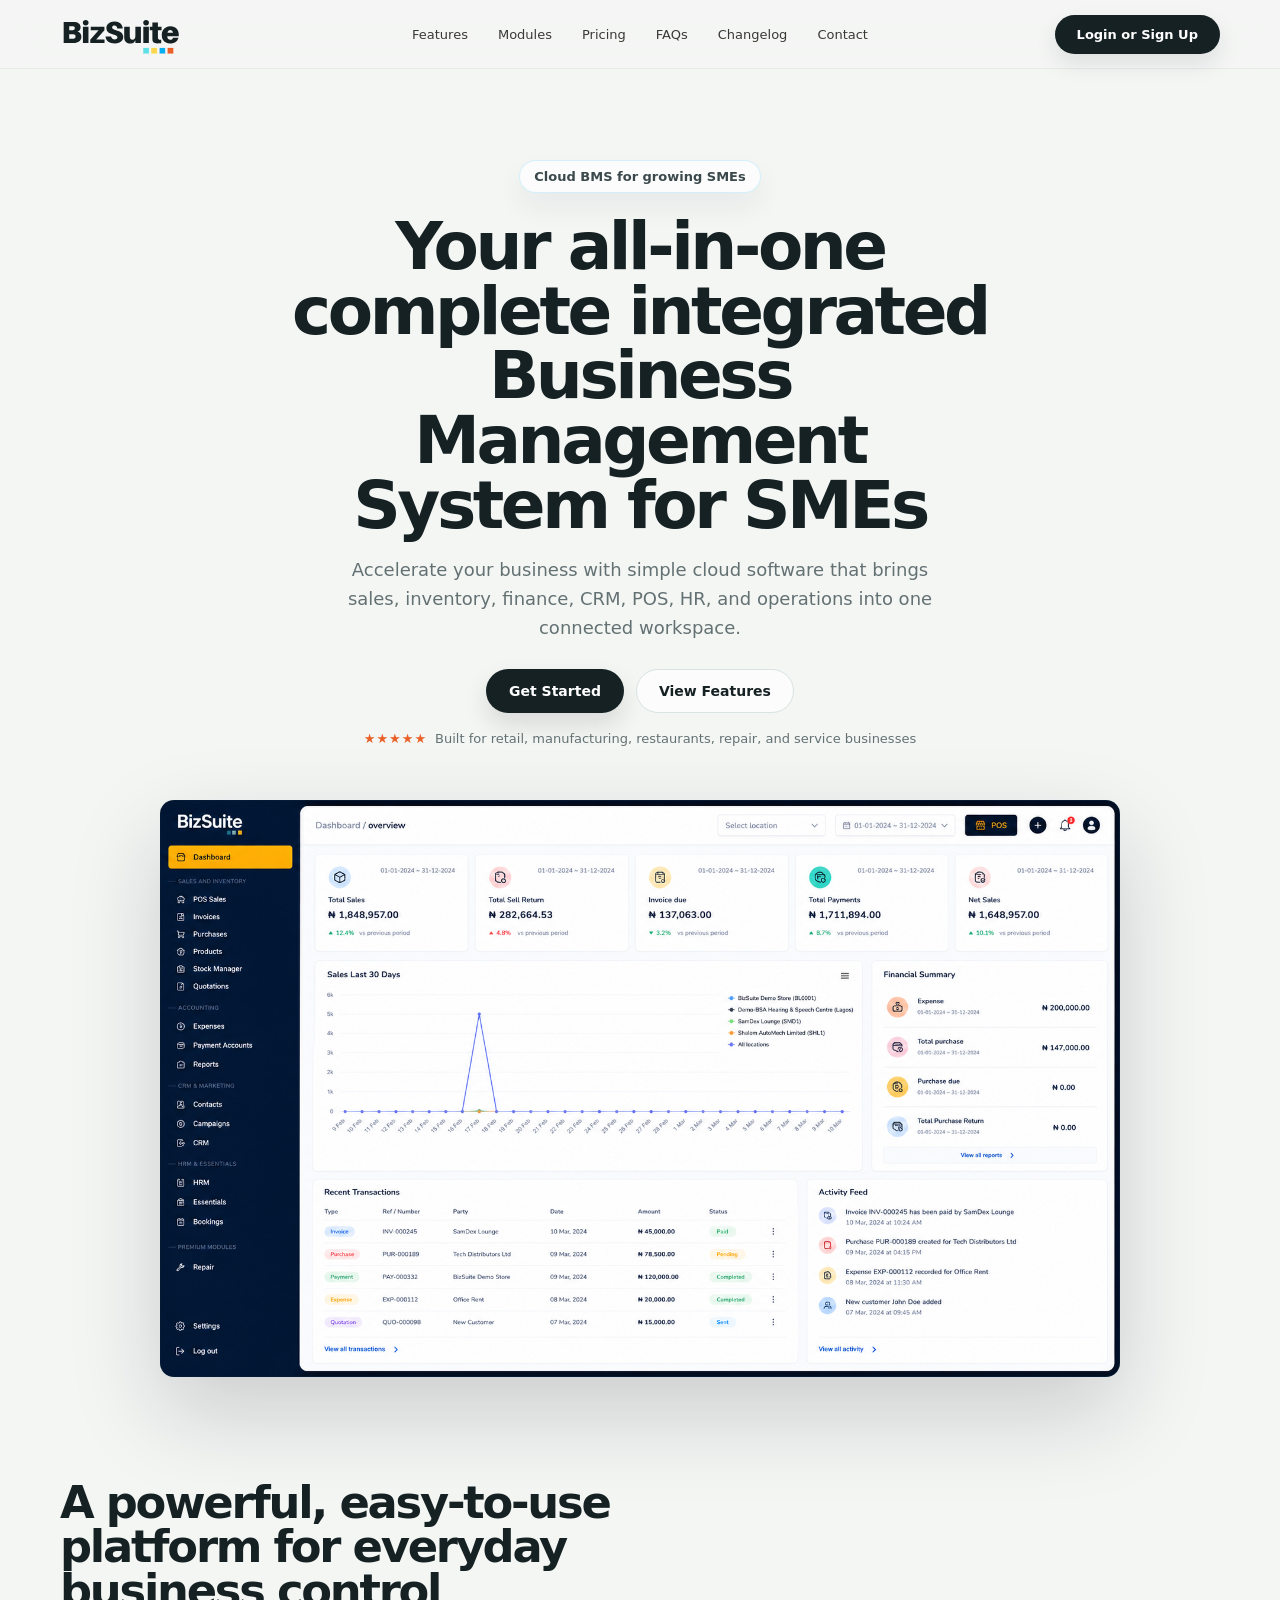
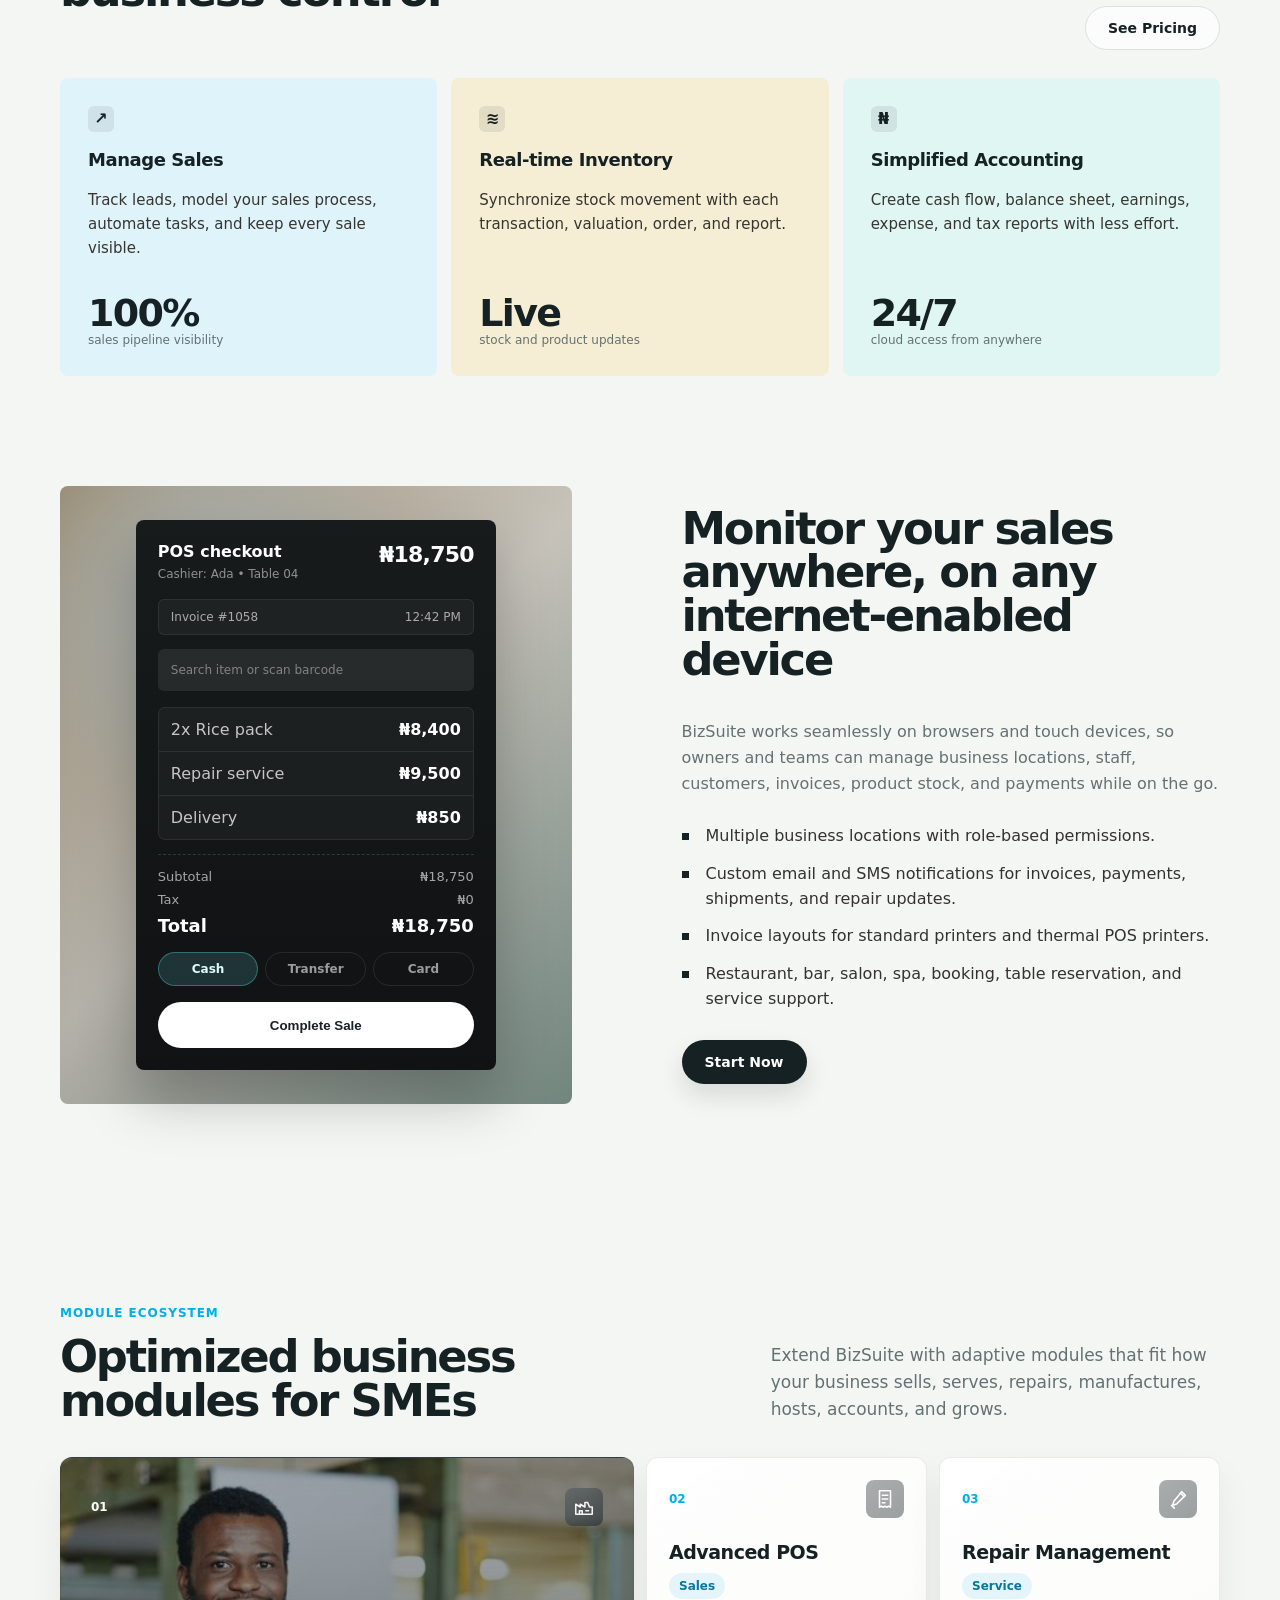
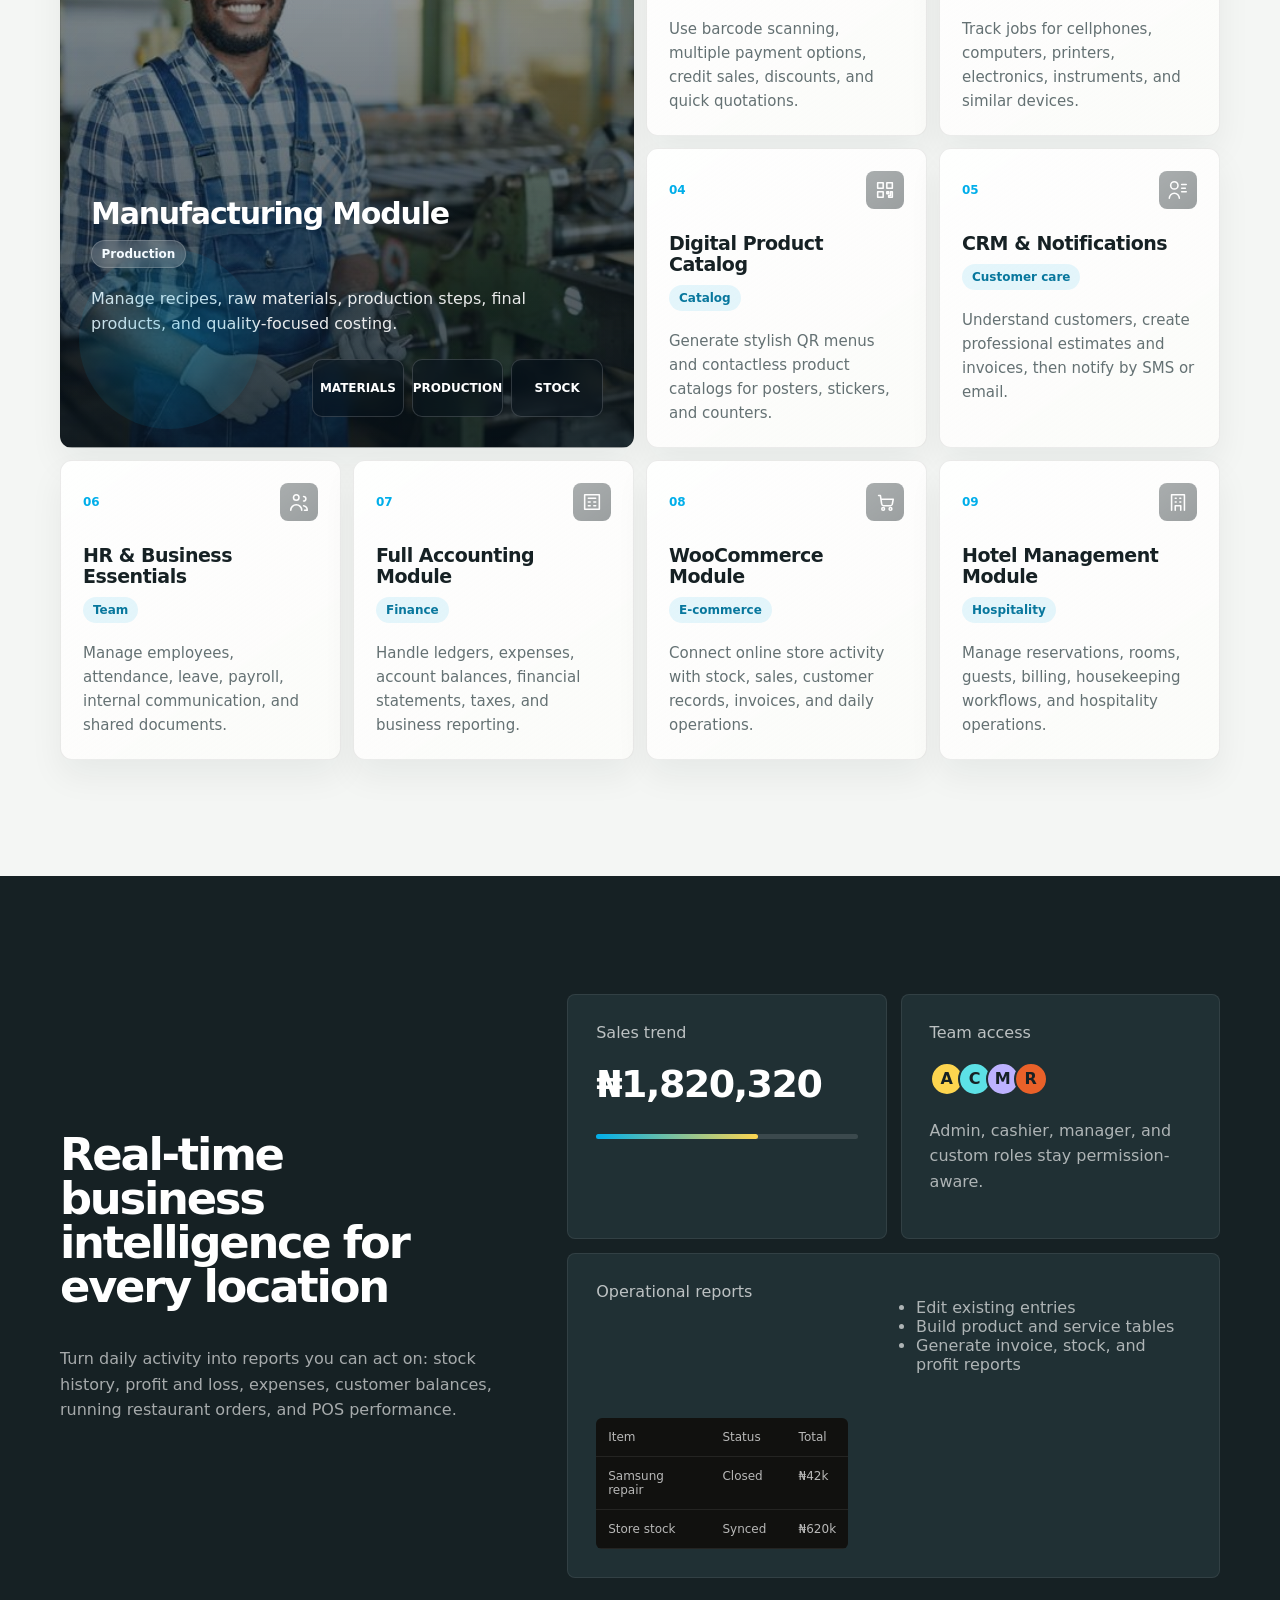
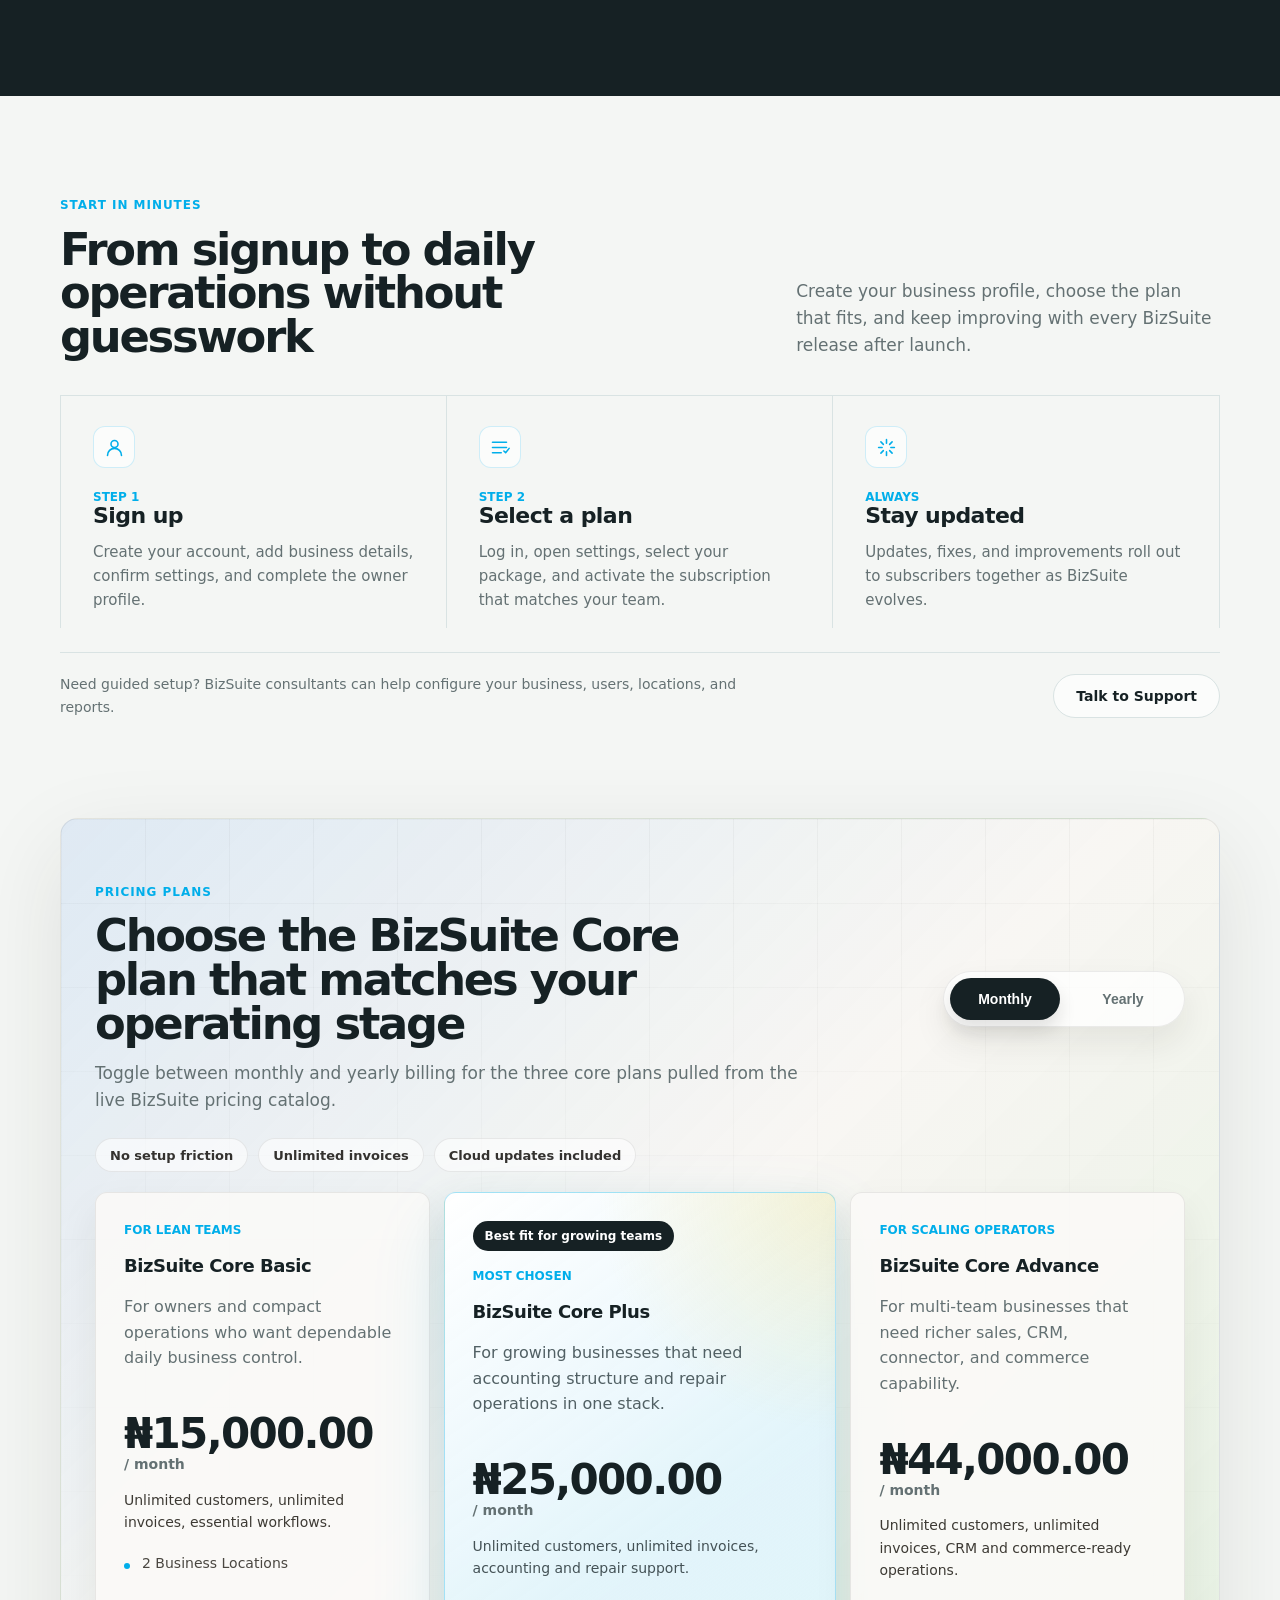
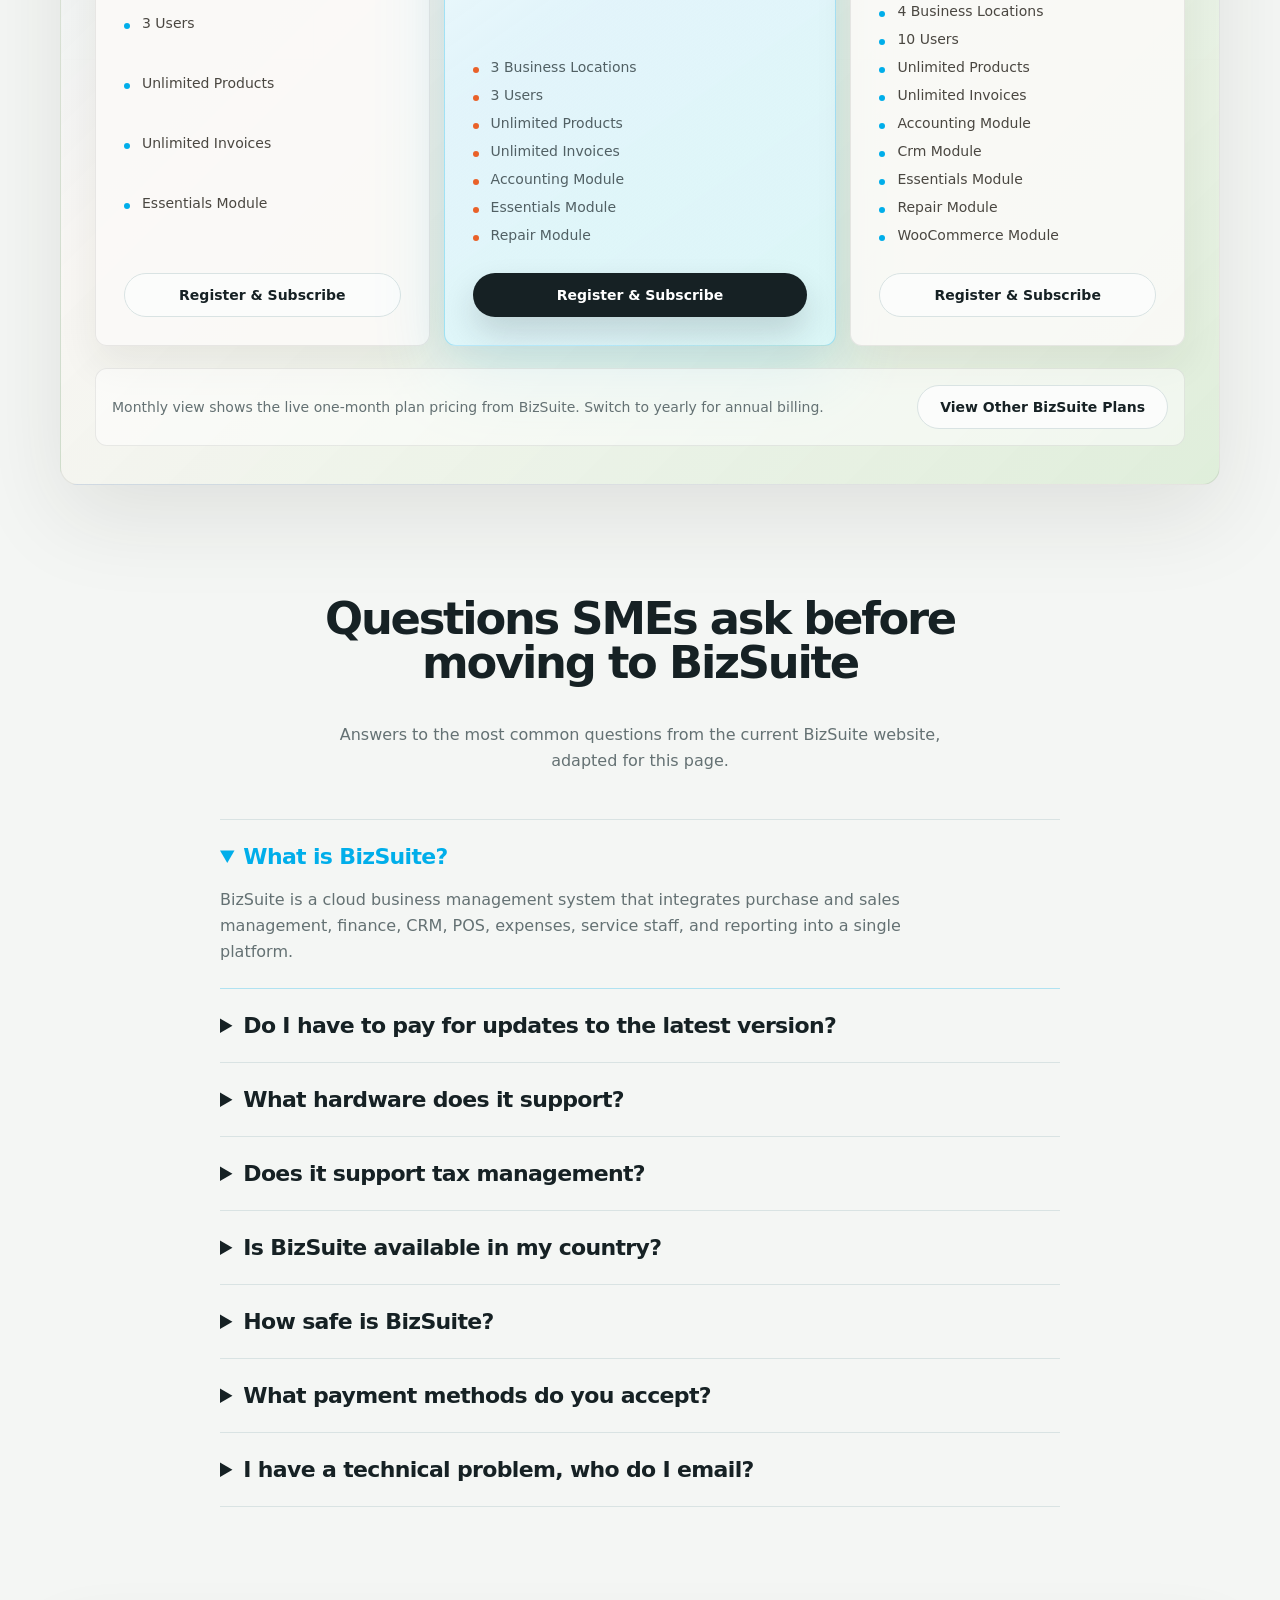
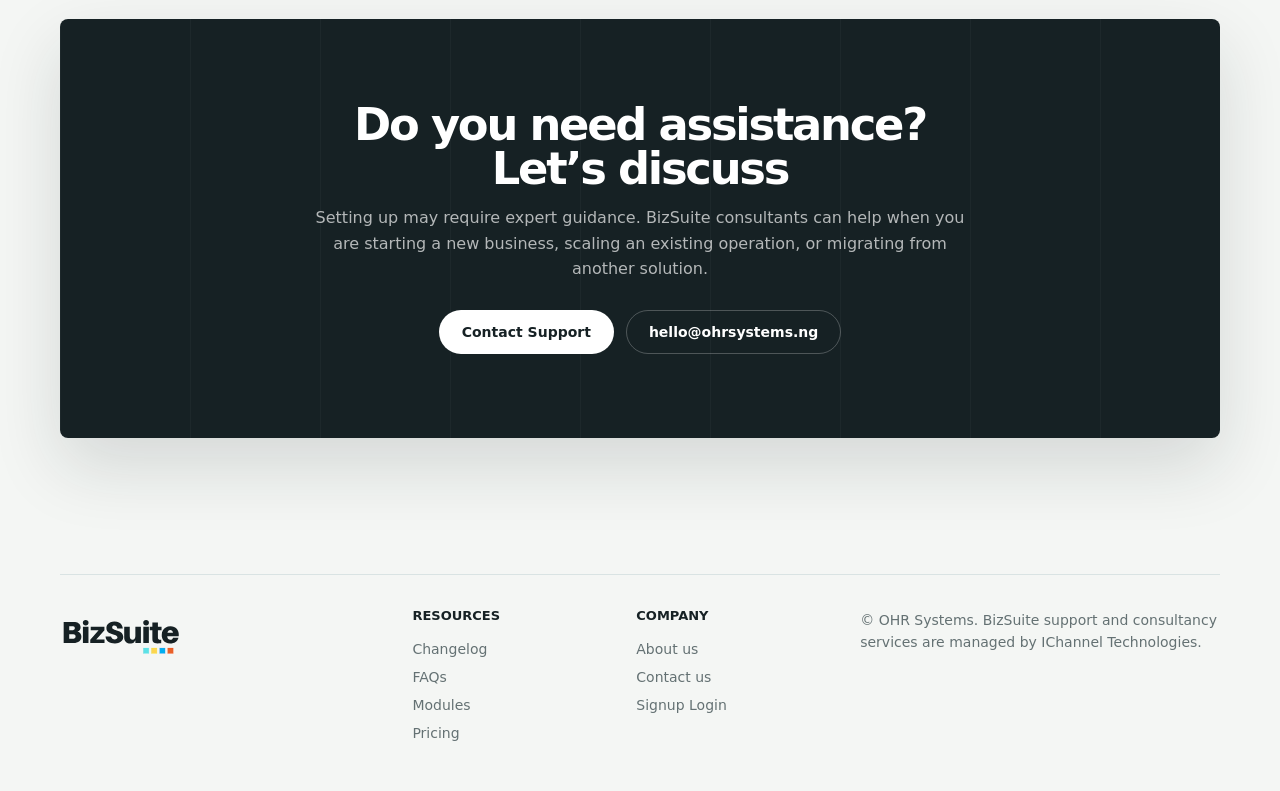
<file: index.html>
<!doctype html>
<html lang="en">
  <head>
    <meta charset="UTF-8" />
    <meta name="viewport" content="width=device-width, initial-scale=1.0" />
    <title>BizSuite - Cloud Business Management System for SMEs</title>
    <meta
      name="description"
      content="BizSuite is an all-in-one cloud business management system for SMEs: sales, inventory, accounting, CRM, POS, HR, manufacturing, repair, and catalog tools."
    />
    <meta
      name="keywords"
      content="BizSuite, business management system Nigeria, SME software, POS software, inventory software, accounting software, CRM software, HR software, manufacturing software, repair management software"
    />
    <meta name="robots" content="index, follow, max-image-preview:large" />
    <meta name="author" content="OHR Systems" />
    <meta name="application-name" content="BizSuite" />
    <meta name="theme-color" content="#162124" />
    <meta name="msapplication-TileColor" content="#162124" />
    <link rel="canonical" href="https://bizsuitebms.com/" />
    <link rel="icon" href="assets/favicon.svg" type="image/svg+xml" />
    <link rel="icon" href="assets/favicon-32.png" sizes="32x32" type="image/png" />
    <link rel="apple-touch-icon" href="assets/apple-touch-icon.png" />
    <link rel="manifest" href="site.webmanifest" />
    <meta property="og:type" content="website" />
    <meta property="og:site_name" content="BizSuite" />
    <meta property="og:title" content="BizSuite - Cloud Business Management System for SMEs" />
    <meta
      property="og:description"
      content="Run sales, POS, inventory, accounting, CRM, HR, manufacturing, repair, and ecommerce operations from one cloud business workspace."
    />
    <meta property="og:url" content="https://bizsuitebms.com/" />
    <meta property="og:image" content="https://bizsuitebms.com/assets/bizsuite-social-preview.png" />
    <meta property="og:image:secure_url" content="https://bizsuitebms.com/assets/bizsuite-social-preview.png" />
    <meta property="og:image:type" content="image/png" />
    <meta property="og:image:width" content="1200" />
    <meta property="og:image:height" content="630" />
    <meta property="og:image:alt" content="BizSuite cloud business management system for SMEs" />
    <meta name="twitter:card" content="summary_large_image" />
    <meta name="twitter:title" content="BizSuite - Cloud Business Management System for SMEs" />
    <meta
      name="twitter:description"
      content="All-in-one SME software for POS, inventory, accounting, CRM, HR, repair, manufacturing, and ecommerce workflows."
    />
    <meta name="twitter:image" content="https://bizsuitebms.com/assets/bizsuite-social-preview.png" />
    <meta name="twitter:image:alt" content="BizSuite cloud business management system for SMEs" />
    <script type="application/ld+json">
      {
        "@context": "https://schema.org",
        "@graph": [
          {
            "@type": "Organization",
            "@id": "https://bizsuitebms.com/#organization",
            "name": "BizSuite",
            "url": "https://bizsuitebms.com/",
            "logo": "https://bizsuitebms.com/assets/bizsuite-logo-dark.svg",
            "image": "https://bizsuitebms.com/assets/bizsuite-social-preview.png",
            "sameAs": [
              "https://app.bizsuitebms.com/"
            ]
          },
          {
            "@type": "WebSite",
            "@id": "https://bizsuitebms.com/#website",
            "url": "https://bizsuitebms.com/",
            "name": "BizSuite",
            "publisher": {
              "@id": "https://bizsuitebms.com/#organization"
            }
          },
          {
            "@type": "SoftwareApplication",
            "@id": "https://bizsuitebms.com/#software",
            "name": "BizSuite",
            "applicationCategory": "BusinessApplication",
            "operatingSystem": "Web",
            "url": "https://bizsuitebms.com/",
            "image": "https://bizsuitebms.com/assets/bizsuite-social-preview.png",
            "description": "BizSuite is a cloud business management system for SMEs covering sales, POS, inventory, accounting, CRM, HR, manufacturing, repair, and ecommerce workflows.",
            "offers": {
              "@type": "AggregateOffer",
              "priceCurrency": "NGN",
              "lowPrice": "15000",
              "highPrice": "528000",
              "url": "https://app.bizsuitebms.com/pricing"
            },
            "publisher": {
              "@id": "https://bizsuitebms.com/#organization"
            }
          }
        ]
      }
    </script>
    <link rel="stylesheet" href="styles.css" />
  </head>
  <body>
    <header class="site-header" data-nav>
      <div class="site-header-inner section-shell">
        <a class="brand" href="#top" aria-label="BizSuite home">
          <img src="assets/bizsuite-logo-dark.svg" alt="BizSuite" />
        </a>
        <button class="menu-toggle" type="button" aria-label="Open navigation" aria-expanded="false">
          <span></span>
          <span></span>
        </button>
        <nav class="nav-links" aria-label="Primary navigation">
          <a href="#features">Features</a>
          <a href="#modules">Modules</a>
          <a href="#pricing">Pricing</a>
          <a href="#faq">FAQs</a>
          <a href="changelog.html">Changelog</a>
          <a href="#contact">Contact</a>
        </nav>
        <a class="header-cta" href="https://app.bizsuitebms.com/login" target="_blank" rel="noopener noreferrer">Login or Sign Up</a>
      </div>
    </header>

    <main id="top">
      <section class="hero section-shell">
        <div class="hero-copy">
          <div class="hero-brandline">
            <span>Cloud BMS for growing SMEs</span>
          </div>
          <h1>Your all-in-one complete integrated Business Management System for SMEs</h1>
          <p>
            Accelerate your business with simple cloud software that brings sales, inventory, finance,
            CRM, POS, HR, and operations into one connected workspace.
          </p>
          <div class="hero-actions" aria-label="Hero actions">
            <a class="button button-dark" href="https://app.bizsuitebms.com/login" target="_blank" rel="noopener noreferrer">Get Started</a>
            <a class="button button-soft" href="#features">View Features</a>
          </div>
          <div class="hero-rating" aria-label="BizSuite suitability">
            <span class="stars">★★★★★</span>
            <span>Built for retail, manufacturing, restaurants, repair, and service businesses</span>
          </div>
        </div>

        <div class="product-window hero-window" aria-label="BizSuite dashboard preview">
          <div class="window-tabs">
            <span class="active">Dashboard</span>
            <span>Sales</span>
            <span>Inventory</span>
            <span>Finance</span>
          </div>
          <div class="dashboard-grid">
            <aside class="mock-sidebar">
              <div class="sidebar-logo">BizSuite</div>
              <span class="selected">Overview</span>
              <span>POS</span>
              <span>Products</span>
              <span>Contacts</span>
              <span>Reports</span>
              <span>Settings</span>
            </aside>
            <div class="mock-main">
              <div class="mock-topbar">
                <span>Business overview</span>
                <span>May 2026</span>
              </div>
              <div class="metric-row">
                <div>
                  <small>Today sales</small>
                  <strong>₦842,300</strong>
                </div>
                <div>
                  <small>Gross profit</small>
                  <strong>₦218,450</strong>
                </div>
                <div>
                  <small>Low stock</small>
                  <strong>18 items</strong>
                </div>
              </div>
              <div class="chart-card">
                <div class="bar one"></div>
                <div class="bar two"></div>
                <div class="bar three"></div>
                <div class="bar four"></div>
              </div>
              <div class="table-card">
                <div class="table-head">
                  <span>Recent activity</span>
                  <span>Status</span>
                  <span>Amount</span>
                </div>
                <div class="table-row">
                  <span>POS invoice #1058</span>
                  <em class="done">Paid</em>
                  <span>₦42,500</span>
                </div>
                <div class="table-row">
                  <span>Inventory restock</span>
                  <em class="pending">Pending</em>
                  <span>₦180,000</span>
                </div>
                <div class="table-row">
                  <span>Repair job closed</span>
                  <em class="done">Complete</em>
                  <span>₦36,200</span>
                </div>
              </div>
            </div>
          </div>
        </div>
        <figure class="hero-product" aria-label="BizSuite dashboard preview">
          <div class="hero-image-frame">
            <img
              src="assets/bizsuite-hero-img.png"
              alt="BizSuite dashboard overview showing sales, invoices, purchases, reports, transactions, and activity feed"
            />
          </div>
        </figure>
      </section>

      <section class="proof section-shell" aria-label="Business proof points">
        <div class="proof-heading">
          <h2>A powerful, easy-to-use platform for everyday business control</h2>
          <a class="button button-outline" href="#pricing">See Pricing</a>
        </div>
        <div class="proof-cards">
          <article class="proof-card blue">
            <span class="icon">↗</span>
            <h3>Manage Sales</h3>
            <p>Track leads, model your sales process, automate tasks, and keep every sale visible.</p>
            <strong>100%</strong>
            <small>sales pipeline visibility</small>
          </article>
          <article class="proof-card sand">
            <span class="icon">≋</span>
            <h3>Real-time Inventory</h3>
            <p>Synchronize stock movement with each transaction, valuation, order, and report.</p>
            <strong>Live</strong>
            <small>stock and product updates</small>
          </article>
          <article class="proof-card green">
            <span class="icon">₦</span>
            <h3>Simplified Accounting</h3>
            <p>Create cash flow, balance sheet, earnings, expense, and tax reports with less effort.</p>
            <strong>24/7</strong>
            <small>cloud access from anywhere</small>
          </article>
        </div>
      </section>

      <section class="split-section section-shell" id="features">
        <div class="phone-panel" aria-label="Mobile POS preview">
          <div class="phone-card">
            <div class="phone-head">
              <span>POS checkout</span>
              <strong>₦18,750</strong>
            </div>
            <div class="search-line"></div>
            <div class="product-list">
              <span>Rice pack <em>₦4,200</em></span>
              <span>Repair fee <em>₦9,500</em></span>
              <span>Delivery <em>₦1,050</em></span>
            </div>
            <button type="button">Complete Sale</button>
          </div>
        </div>
        <div class="split-copy">
          <h2>Monitor your sales anywhere, on any internet-enabled device</h2>
          <p>
            BizSuite works seamlessly on browsers and touch devices, so owners and teams can manage
            business locations, staff, customers, invoices, product stock, and payments while on the go.
          </p>
          <ul class="check-list">
            <li>Multiple business locations with role-based permissions.</li>
            <li>Custom email and SMS notifications for invoices, payments, shipments, and repair updates.</li>
            <li>Invoice layouts for standard printers and thermal POS printers.</li>
            <li>Restaurant, bar, salon, spa, booking, table reservation, and service support.</li>
          </ul>
          <a class="button button-dark" href="https://app.bizsuitebms.com/">Start Now</a>
        </div>
      </section>

      <section class="modules section-shell" id="modules">
        <div class="modules-head">
          <div>
            <p class="eyebrow">Module ecosystem</p>
            <h2>Optimized business modules for SMEs</h2>
          </div>
          <p>
            Extend BizSuite with adaptive modules that fit how your business sells, serves,
            repairs, manufactures, hosts, accounts, and grows.
          </p>
        </div>
        <div class="module-grid">
          <article class="module-card module-card-featured module-card-manufacturing">
            <div class="module-card-top">
              <span>01</span>
              <svg class="module-icon" aria-hidden="true" viewBox="0 0 24 24">
                <path d="M3 20V9l5 3V9l5 3V7h3l2 5h3v8H3Z" />
                <path d="M7 20v-4h3v4" />
                <path d="M14 16h3" />
              </svg>
            </div>
            <div class="module-card-copy">
              <h3>Manufacturing Module</h3>
              <strong>Production</strong>
              <p>Manage recipes, raw materials, production steps, final products, and quality-focused costing.</p>
            </div>
            <div class="module-flow" aria-hidden="true">
              <span>Materials</span>
              <span>Production</span>
              <span>Stock</span>
            </div>
          </article>
          <article class="module-card">
            <div class="module-card-top">
              <span>02</span>
              <svg class="module-icon" aria-hidden="true" viewBox="0 0 24 24">
                <path d="M6 3h12v18l-2-1.2-2 1.2-2-1.2-2 1.2-2-1.2L6 21V3Z" />
                <path d="M9 8h6" />
                <path d="M9 12h6" />
                <path d="M9 16h3" />
              </svg>
            </div>
            <h3>Advanced POS</h3>
            <strong>Sales</strong>
            <p>Use barcode scanning, multiple payment options, credit sales, discounts, and quick quotations.</p>
          </article>
          <article class="module-card">
            <div class="module-card-top">
              <span>03</span>
              <svg class="module-icon" aria-hidden="true" viewBox="0 0 24 24">
                <path d="m14.5 5.5 4 4" />
                <path d="M16 4l4 4-9.5 9.5-4.2 1.2 1.2-4.2L16 4Z" />
                <path d="m5 19 3 3" />
              </svg>
            </div>
            <h3>Repair Management</h3>
            <strong>Service</strong>
            <p>Track jobs for cellphones, computers, printers, electronics, instruments, and similar devices.</p>
          </article>
          <article class="module-card">
            <div class="module-card-top">
              <span>04</span>
              <svg class="module-icon" aria-hidden="true" viewBox="0 0 24 24">
                <path d="M4 4h6v6H4V4Z" />
                <path d="M14 4h6v6h-6V4Z" />
                <path d="M4 14h6v6H4v-6Z" />
                <path d="M14 14h2v2h-2v-2Z" />
                <path d="M18 14h2v6h-4v-2h2v-4Z" />
              </svg>
            </div>
            <h3>Digital Product Catalog</h3>
            <strong>Catalog</strong>
            <p>Generate stylish QR menus and contactless product catalogs for posters, stickers, and counters.</p>
          </article>
          <article class="module-card">
            <div class="module-card-top">
              <span>05</span>
              <svg class="module-icon" aria-hidden="true" viewBox="0 0 24 24">
                <path d="M8 11a4 4 0 1 0 0-8 4 4 0 0 0 0 8Z" />
                <path d="M2.5 21a5.5 5.5 0 0 1 11 0" />
                <path d="M16 6h5" />
                <path d="M16 10h4" />
                <path d="M16 14h5" />
              </svg>
            </div>
            <h3>CRM & Notifications</h3>
            <strong>Customer care</strong>
            <p>Understand customers, create professional estimates and invoices, then notify by SMS or email.</p>
          </article>
          <article class="module-card">
            <div class="module-card-top">
              <span>06</span>
              <svg class="module-icon" aria-hidden="true" viewBox="0 0 24 24">
                <path d="M9 10a3 3 0 1 0 0-6 3 3 0 0 0 0 6Z" />
                <path d="M3 21a6 6 0 0 1 12 0" />
                <path d="M17 11a2.5 2.5 0 1 0 0-5" />
                <path d="M18 21h3a5 5 0 0 0-4-4.9" />
              </svg>
            </div>
            <h3>HR & Business Essentials</h3>
            <strong>Team</strong>
            <p>Manage employees, attendance, leave, payroll, internal communication, and shared documents.</p>
          </article>
          <article class="module-card">
            <div class="module-card-top">
              <span>07</span>
              <svg class="module-icon" aria-hidden="true" viewBox="0 0 24 24">
                <path d="M4 4h16v16H4V4Z" />
                <path d="M8 8h8" />
                <path d="M8 12h2" />
                <path d="M14 12h2" />
                <path d="M8 16h2" />
                <path d="M14 16h2" />
              </svg>
            </div>
            <h3>Full Accounting Module</h3>
            <strong>Finance</strong>
            <p>Handle ledgers, expenses, account balances, financial statements, taxes, and business reporting.</p>
          </article>
          <article class="module-card">
            <div class="module-card-top">
              <span>08</span>
              <svg class="module-icon" aria-hidden="true" viewBox="0 0 24 24">
                <path d="M5 5h2l1.4 9.2A2 2 0 0 0 10.4 16H18a2 2 0 0 0 1.9-1.4L21 9H8" />
                <path d="M10 21a1.5 1.5 0 1 0 0-3 1.5 1.5 0 0 0 0 3Z" />
                <path d="M18 21a1.5 1.5 0 1 0 0-3 1.5 1.5 0 0 0 0 3Z" />
              </svg>
            </div>
            <h3>WooCommerce Module</h3>
            <strong>E-commerce</strong>
            <p>Connect online store activity with stock, sales, customer records, invoices, and daily operations.</p>
          </article>
          <article class="module-card">
            <div class="module-card-top">
              <span>09</span>
              <svg class="module-icon" aria-hidden="true" viewBox="0 0 24 24">
                <path d="M5 21V4h14v17" />
                <path d="M9 21v-5h6v5" />
                <path d="M9 8h1" />
                <path d="M14 8h1" />
                <path d="M9 12h1" />
                <path d="M14 12h1" />
              </svg>
            </div>
            <h3>Hotel Management Module</h3>
            <strong>Hospitality</strong>
            <p>Manage reservations, rooms, guests, billing, housekeeping workflows, and hospitality operations.</p>
          </article>
        </div>
      </section>

      <section class="dark-band">
        <div class="section-shell dark-inner">
          <div class="dark-copy">
            <h2>Real-time business intelligence for every location</h2>
            <p>
              Turn daily activity into reports you can act on: stock history, profit and loss, expenses,
              customer balances, running restaurant orders, and POS performance.
            </p>
          </div>
          <div class="dark-panels">
            <article class="dark-card">
              <span>Sales trend</span>
              <strong>₦1,820,320</strong>
              <div class="mini-line"></div>
            </article>
            <article class="dark-card">
              <span>Team access</span>
              <div class="avatar-row">
                <i>A</i><i>C</i><i>M</i><i>R</i>
              </div>
              <p>Admin, cashier, manager, and custom roles stay permission-aware.</p>
            </article>
            <article class="dark-card wide">
              <span>Operational reports</span>
              <ul>
                <li>Edit existing entries</li>
                <li>Build product and service tables</li>
                <li>Generate invoice, stock, and profit reports</li>
              </ul>
              <div class="mini-table" aria-hidden="true">
                <span>Item</span><span>Status</span><span>Total</span>
                <span>Samsung repair</span><span>Closed</span><span>₦42k</span>
                <span>Store stock</span><span>Synced</span><span>₦620k</span>
              </div>
            </article>
          </div>
        </div>
      </section>

      <section class="workflow section-shell">
        <div class="workflow-head">
          <div>
            <p class="eyebrow">Start in minutes</p>
            <h2>From signup to daily operations without guesswork</h2>
          </div>
          <p>
            Create your business profile, choose the plan that fits, and keep improving with every
            BizSuite release after launch.
          </p>
        </div>
        <div class="timeline">
          <article class="timeline-card">
            <div class="timeline-icon" aria-hidden="true">
              <svg viewBox="0 0 24 24">
                <path d="M12 12a4 4 0 1 0 0-8 4 4 0 0 0 0 8Z" />
                <path d="M4 21a8 8 0 0 1 16 0" />
              </svg>
            </div>
            <span>Step 1</span>
            <h3>Sign up</h3>
            <p>Create your account, add business details, confirm settings, and complete the owner profile.</p>
          </article>
          <article class="timeline-card">
            <div class="timeline-icon" aria-hidden="true">
              <svg viewBox="0 0 24 24">
                <path d="M4 6h16" />
                <path d="M4 12h16" />
                <path d="M4 18h10" />
                <path d="m17 16 2 2 4-5" />
              </svg>
            </div>
            <span>Step 2</span>
            <h3>Select a plan</h3>
            <p>Log in, open settings, select your package, and activate the subscription that matches your team.</p>
          </article>
          <article class="timeline-card timeline-card-support">
            <div class="timeline-icon" aria-hidden="true">
              <svg viewBox="0 0 24 24">
                <path d="M12 3v4" />
                <path d="M12 17v4" />
                <path d="M5.6 5.6 8.4 8.4" />
                <path d="m15.6 15.6 2.8 2.8" />
                <path d="M3 12h4" />
                <path d="M17 12h4" />
                <path d="m5.6 18.4 2.8-2.8" />
                <path d="m15.6 8.4 2.8-2.8" />
              </svg>
            </div>
            <span>Always</span>
            <h3>Stay updated</h3>
            <p>Updates, fixes, and improvements roll out to subscribers together as BizSuite evolves.</p>
          </article>
        </div>
        <div class="workflow-foot">
          <p>Need guided setup? BizSuite consultants can help configure your business, users, locations, and reports.</p>
          <a class="button button-outline" href="https://wa.me/2347031010500">Talk to Support</a>
        </div>
      </section>

      <section class="pricing section-shell" id="pricing">
        <div class="pricing-head">
          <div class="pricing-copy">
            <p class="eyebrow">Pricing plans</p>
            <h2>Choose the BizSuite Core plan that matches your operating stage</h2>
            <p>
              Toggle between monthly and yearly billing for the three core plans pulled from the live
              BizSuite pricing catalog.
            </p>
          </div>
          <div class="pricing-controls" aria-label="Billing period switch">
            <button class="pricing-toggle is-active" type="button" data-pricing-toggle="monthly" aria-pressed="true">
              Monthly
            </button>
            <button class="pricing-toggle" type="button" data-pricing-toggle="yearly" aria-pressed="false">
              Yearly
            </button>
          </div>
        </div>
        <div class="pricing-proof" aria-label="Pricing highlights">
          <span>No setup friction</span>
          <span>Unlimited invoices</span>
          <span>Cloud updates included</span>
        </div>
        <div class="pricing-grid">
          <article class="pricing-card" data-plan data-monthly-price="&#8358;15,000.00" data-yearly-price="&#8358;180,000.00" data-monthly-cycle="/ month" data-yearly-cycle="/ year" data-monthly-caption="Unlimited customers, unlimited invoices, essential workflows." data-yearly-caption="Annual billing for the same core setup and operational essentials." data-monthly-cta="https://app.bizsuitebms.com/business/register?package=4" data-yearly-cta="https://app.bizsuitebms.com/business/register?package=7">
            <p class="plan-kicker">For lean teams</p>
            <h3>BizSuite Core Basic</h3>
            <p>For owners and compact operations who want dependable daily business control.</p>
            <strong>₦15,000 <span>/ Month</span></strong>
            <ul data-feature-list data-monthly-features="2 Business Locations|3 Users|Unlimited Products|Unlimited Invoices|Essentials Module" data-yearly-features="2 Business Locations|3 Users|Unlimited Products|Unlimited Invoices|Essentials Module">
              <li>2 Business Locations</li>
              <li>3 Users</li>
              <li>Unlimited Products</li>
              <li>Unlimited Invoices</li>
              <li>Essentials Module</li>
            </ul>
            <a class="button button-outline" data-cta href="https://app.bizsuitebms.com/business/register?package=4">Register &amp; Subscribe</a>
          </article>
          <article class="featured-plan">
            <h3>BizSuite Core Plus</h3>
            <p>For growing businesses that want increased productivity and broader product limits.</p>
            <strong>₦25,000 <span>/ Month</span></strong>
            <ul>
              <li>3 business locations</li>
              <li>3 system users</li>
              <li>500 products</li>
              <li>Unlimited variations, invoices, and customers</li>
              <li>Business Essential & HR Module</li>
            </ul>
            <a class="button button-dark" href="https://app.bizsuitebms.com/">Get Started</a>
          </article>
          <article>
            <h3>BizSuite Core Advance</h3>
            <p>For medium and large sales businesses with advanced operational needs.</p>
            <strong>₦44,000 <span>/ Month</span></strong>
            <ul>
              <li>4 business locations</li>
              <li>4 system users</li>
              <li>Unlimited products</li>
              <li>CRM Module</li>
              <li>Digital Catalog Module</li>
            </ul>
            <a class="button button-outline" href="https://app.bizsuitebms.com/">Get Started</a>
          </article>
        </div>
        <p class="pricing-note">Pricing is billed yearly after the first month. Annual plans are also available.</p>
      </section>

      <section class="faq section-shell" id="faq">
        <div class="section-title">
          <h2>Questions SMEs ask before moving to BizSuite</h2>
          <p>Answers to the most common questions from the current BizSuite website, adapted for this page.</p>
        </div>
        <div class="faq-list">
          <details open>
            <summary>What is BizSuite?</summary>
            <p>
              BizSuite is a cloud business management system that integrates purchase and sales management,
              finance, CRM, POS, expenses, service staff, and reporting into a single platform.
            </p>
          </details>
          <details>
            <summary>Do I have to pay for updates to the latest version?</summary>
            <p>
              No. Updates are available to everyone. Because BizSuite is a SaaS solution, subscribers
              receive the same updates at the same time.
            </p>
          </details>
          <details>
            <summary>What hardware does it support?</summary>
            <p>
              BizSuite supports internet-enabled devices with modern browsers, barcode scanners, thermal
              printers with ESC/POS commands, and label printers.
            </p>
          </details>
          <details>
            <summary>Does it support tax management?</summary>
            <p>
              Yes. Taxes are customizable, including VAT, GST, and grouped tax structures. You can apply
              them while creating purchases and sales, then review the related tax reports for a period.
            </p>
          </details>
          <details>
            <summary>Is BizSuite available in my country?</summary>
            <p>Yes. BizSuite is accessible in most countries.</p>
          </details>
          <details>
            <summary>How safe is BizSuite?</summary>
            <p>
              BizSuite uses HTTPS, HSTS, secure password handling, and routine account backups stored on a
              remote dedicated server.
            </p>
          </details>
          <details>
            <summary>What payment methods do you accept?</summary>
            <p>Online payment via Flutterwave and offline bank transfer are accepted.</p>
          </details>
          <details>
            <summary>I have a technical problem, who do I email?</summary>
            <p>
              Contact <a href="mailto:hello@ohrsystems.ng">hello@ohrsystems.ng</a> or chat directly with
              a representative on <a href="https://wa.me/2347031010500">WhatsApp</a>.
            </p>
          </details>
        </div>
      </section>

      <section class="cta-band section-shell" id="contact">
        <h2>Do you need assistance? Let’s discuss</h2>
        <p>
          Setting up may require expert guidance. BizSuite consultants can help when you are starting a new
          business, scaling an existing operation, or migrating from another solution.
        </p>
        <div class="cta-actions">
          <a class="button button-light" href="https://wa.me/2347031010500">Contact Support</a>
          <a class="button button-ghost" href="mailto:hello@ohrsystems.ng">hello@ohrsystems.ng</a>
        </div>
      </section>
    </main>

    <footer class="site-footer">
      <div class="footer-grid section-shell">
        <a class="brand" href="#top" aria-label="BizSuite home">
          <img src="assets/bizsuite-logo-dark.svg" alt="BizSuite" />
        </a>
        <div>
          <h3>Resources</h3>
          <a href="changelog.html">Changelog</a>
          <a href="#faq">FAQs</a>
          <a href="#modules">Modules</a>
          <a href="#pricing">Pricing</a>
        </div>
        <div>
          <h3>Company</h3>
          <a href="https://ohrsystems.ng/">About us</a>
          <a href="https://wa.me/2347031010500">Contact us</a>
          <a href="https://app.bizsuitebms.com/">Signup Login</a>
        </div>
        <p>© OHR Systems. BizSuite support and consultancy services are managed by IChannel Technologies.</p>
      </div>
    </footer>

    <script src="script.js?v=2"></script>
  </body>
</html>
</file>
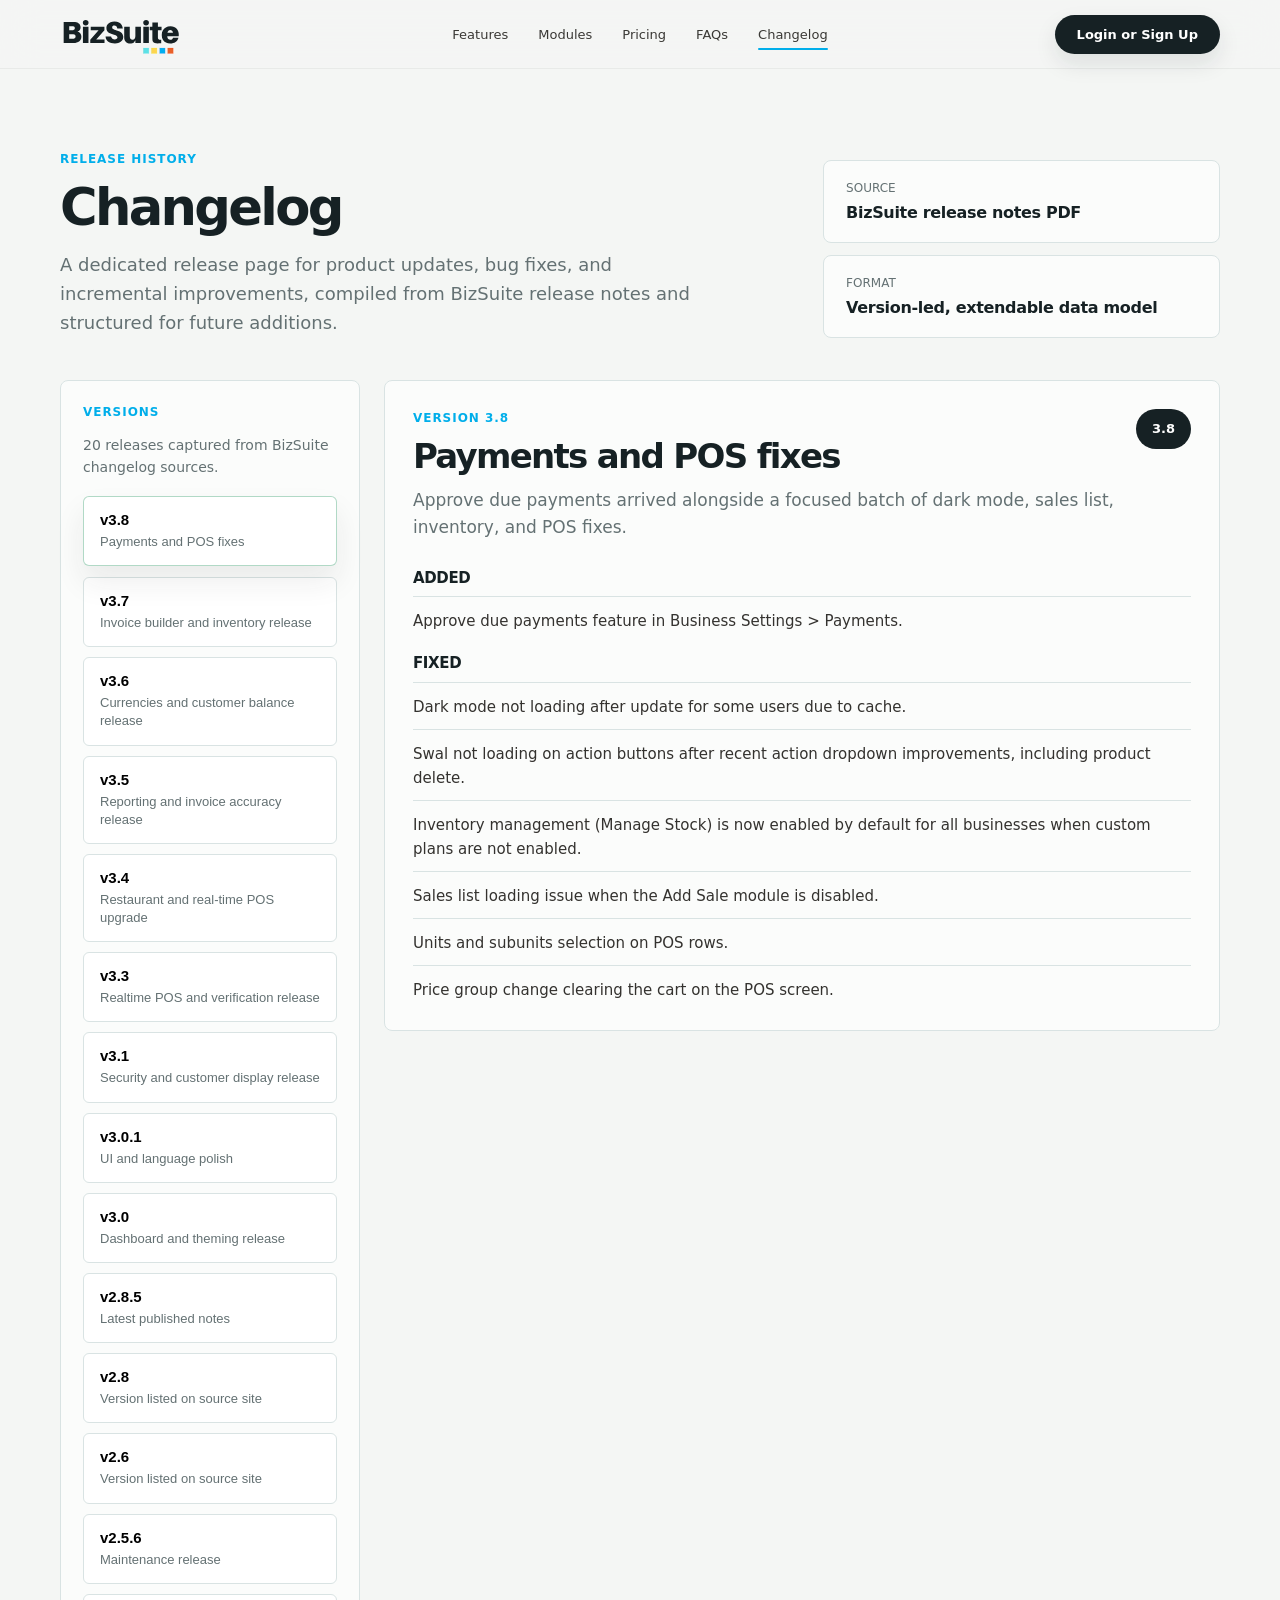
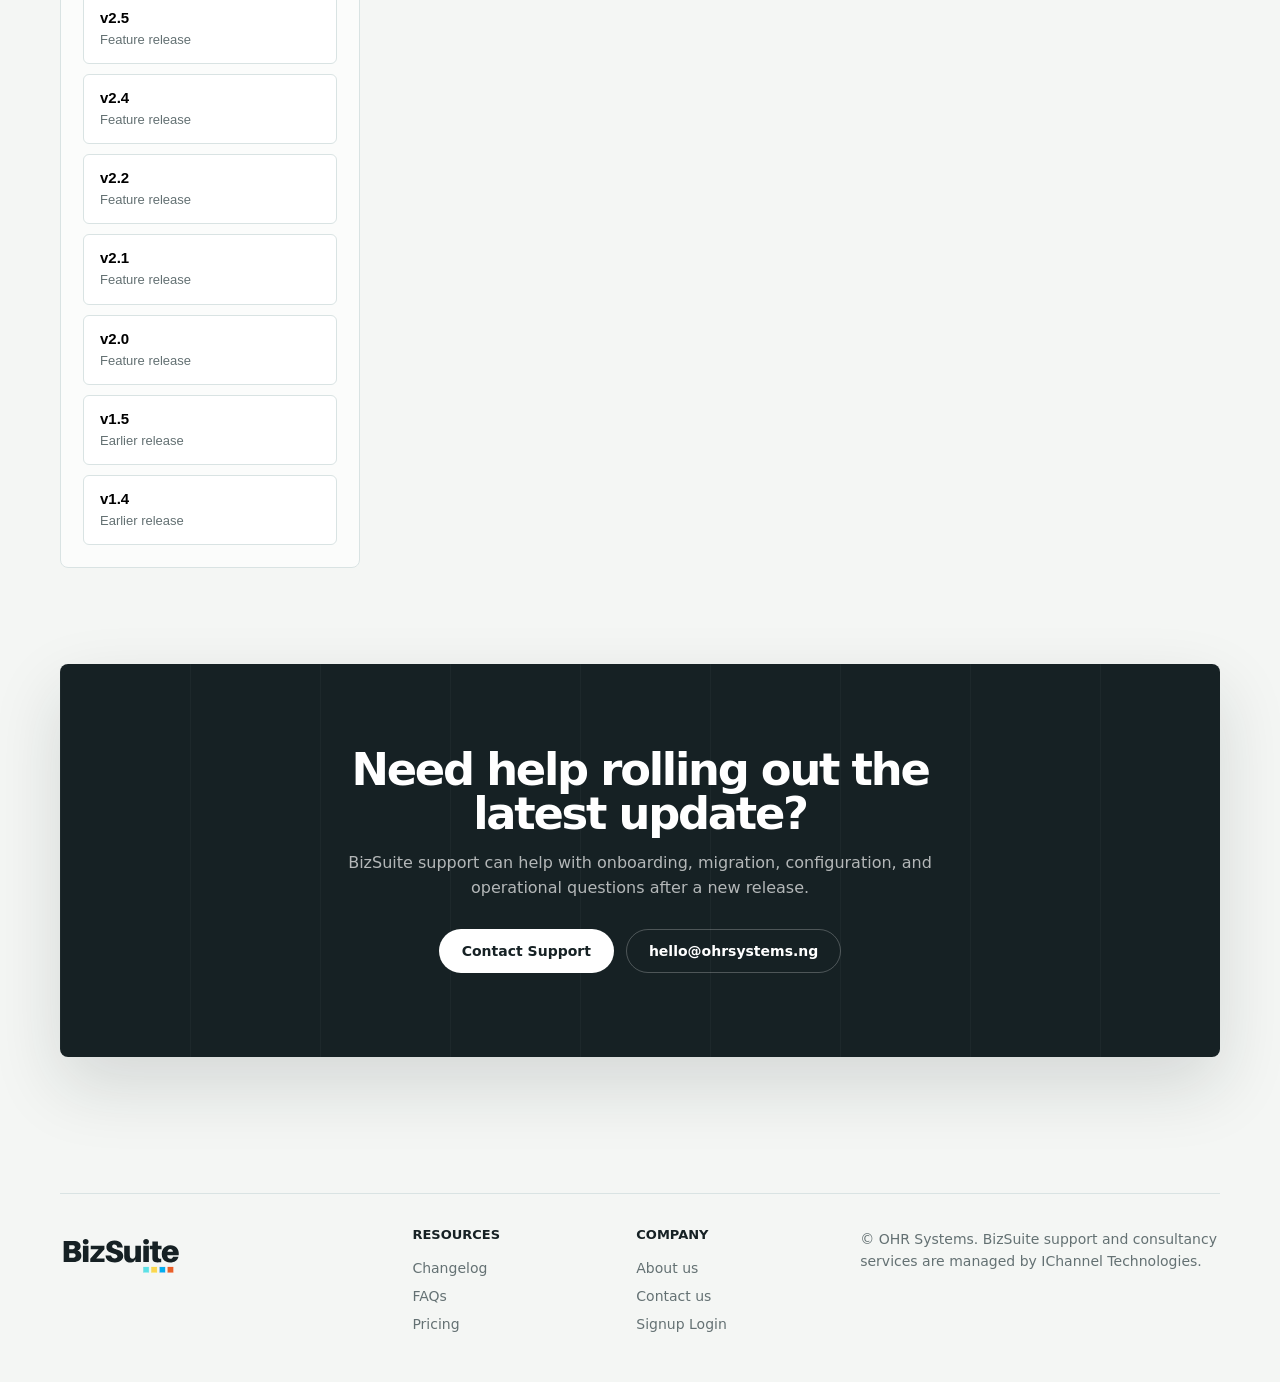
<file: changelog.html>
<!doctype html>
<html lang="en">
  <head>
    <meta charset="UTF-8" />
    <meta name="viewport" content="width=device-width, initial-scale=1.0" />
    <title>Changelog - BizSuite Product Updates and Release Notes</title>
    <meta
      name="description"
      content="Track BizSuite release notes, fixes, and feature updates in one dedicated changelog page."
    />
    <meta
      name="keywords"
      content="BizSuite changelog, BizSuite release notes, BizSuite updates, BizSuite product updates, business software updates"
    />
    <meta name="robots" content="index, follow, max-image-preview:large" />
    <meta name="author" content="OHR Systems" />
    <meta name="application-name" content="BizSuite" />
    <meta name="theme-color" content="#162124" />
    <meta name="msapplication-TileColor" content="#162124" />
    <link rel="canonical" href="https://bizsuitebms.com/changelog.html" />
    <link rel="icon" href="assets/favicon.svg" type="image/svg+xml" />
    <link rel="icon" href="assets/favicon-32.png" sizes="32x32" type="image/png" />
    <link rel="apple-touch-icon" href="assets/apple-touch-icon.png" />
    <link rel="manifest" href="site.webmanifest" />
    <meta property="og:type" content="website" />
    <meta property="og:site_name" content="BizSuite" />
    <meta property="og:title" content="Changelog - BizSuite Product Updates and Release Notes" />
    <meta
      property="og:description"
      content="Track BizSuite releases, bug fixes, product improvements, and version updates in one dedicated changelog page."
    />
    <meta property="og:url" content="https://bizsuitebms.com/changelog.html" />
    <meta property="og:image" content="https://bizsuitebms.com/assets/bizsuite-social-preview.png" />
    <meta property="og:image:secure_url" content="https://bizsuitebms.com/assets/bizsuite-social-preview.png" />
    <meta property="og:image:type" content="image/png" />
    <meta property="og:image:width" content="1200" />
    <meta property="og:image:height" content="630" />
    <meta property="og:image:alt" content="BizSuite cloud business management system for SMEs" />
    <meta name="twitter:card" content="summary_large_image" />
    <meta name="twitter:title" content="Changelog - BizSuite Product Updates and Release Notes" />
    <meta
      name="twitter:description"
      content="Release notes, fixes, and product improvements for BizSuite users."
    />
    <meta name="twitter:image" content="https://bizsuitebms.com/assets/bizsuite-social-preview.png" />
    <meta name="twitter:image:alt" content="BizSuite cloud business management system for SMEs" />
    <script type="application/ld+json">
      {
        "@context": "https://schema.org",
        "@type": "WebPage",
        "@id": "https://bizsuitebms.com/changelog.html#webpage",
        "url": "https://bizsuitebms.com/changelog.html",
        "name": "Changelog - BizSuite Product Updates and Release Notes",
        "description": "Track BizSuite release notes, fixes, and feature updates in one dedicated changelog page.",
        "isPartOf": {
          "@type": "WebSite",
          "@id": "https://bizsuitebms.com/#website",
          "name": "BizSuite",
          "url": "https://bizsuitebms.com/"
        },
        "about": {
          "@type": "SoftwareApplication",
          "@id": "https://bizsuitebms.com/#software",
          "name": "BizSuite",
          "applicationCategory": "BusinessApplication",
          "operatingSystem": "Web"
        },
        "publisher": {
          "@type": "Organization",
          "@id": "https://bizsuitebms.com/#organization",
          "name": "BizSuite",
          "url": "https://bizsuitebms.com/",
          "logo": "https://bizsuitebms.com/assets/bizsuite-logo-dark.svg"
        }
      }
    </script>
    <link rel="stylesheet" href="styles.css" />
  </head>
  <body>
    <header class="site-header" data-nav>
      <div class="site-header-inner section-shell">
        <a class="brand" href="index.html#top" aria-label="BizSuite home">
          <img src="assets/bizsuite-logo-dark.svg" alt="BizSuite" />
        </a>
        <button class="menu-toggle" type="button" aria-label="Open navigation" aria-expanded="false">
          <span></span>
          <span></span>
        </button>
        <nav class="nav-links" aria-label="Primary navigation">
          <a href="index.html#features">Features</a>
          <a href="index.html#modules">Modules</a>
          <a href="index.html#pricing">Pricing</a>
          <a href="index.html#faq">FAQs</a>
          <a href="changelog.html" aria-current="page">Changelog</a>
        </nav>
        <a class="header-cta" href="https://app.bizsuitebms.com/login" target="_blank" rel="noopener noreferrer">Login or Sign Up</a>
      </div>
    </header>

    <main id="top">
      <section class="changelog-hero section-shell">
        <div class="changelog-hero-copy">
          <p class="eyebrow">Release history</p>
          <h1>Changelog</h1>
          <p>
            A dedicated release page for product updates, bug fixes, and incremental improvements,
            compiled from BizSuite release notes and structured for future additions.
          </p>
        </div>
        <div class="changelog-hero-meta">
          <div>
            <span>Source</span>
            <strong>BizSuite release notes PDF</strong>
          </div>
          <div>
            <span>Format</span>
            <strong>Version-led, extendable data model</strong>
          </div>
        </div>
      </section>

      <section class="changelog-shell section-shell">
        <aside class="changelog-nav">
          <div class="changelog-nav-head">
            <p class="eyebrow">Versions</p>
            <p data-changelog-summary></p>
          </div>
          <div class="changelog-nav-list" data-changelog-list></div>
        </aside>

        <div class="changelog-panels" data-changelog-panels></div>
      </section>

      <section class="cta-band section-shell" id="contact">
        <h2>Need help rolling out the latest update?</h2>
        <p>
          BizSuite support can help with onboarding, migration, configuration, and operational questions
          after a new release.
        </p>
        <div class="cta-actions">
          <a class="button button-light" href="https://wa.me/2347031010500">Contact Support</a>
          <a class="button button-ghost" href="mailto:hello@ohrsystems.ng">hello@ohrsystems.ng</a>
        </div>
      </section>
    </main>

    <footer class="site-footer">
      <div class="footer-grid section-shell">
        <a class="brand" href="index.html#top" aria-label="BizSuite home">
          <img src="assets/bizsuite-logo-dark.svg" alt="BizSuite" />
        </a>
        <div>
          <h3>Resources</h3>
          <a href="changelog.html">Changelog</a>
          <a href="index.html#faq">FAQs</a>
          <a href="index.html#pricing">Pricing</a>
        </div>
        <div>
          <h3>Company</h3>
          <a href="https://ohrsystems.ng/">About us</a>
          <a href="https://wa.me/2347031010500">Contact us</a>
          <a href="https://app.bizsuitebms.com/">Signup Login</a>
        </div>
        <p>&copy; OHR Systems. BizSuite support and consultancy services are managed by IChannel Technologies.</p>
      </div>
    </footer>

    <script src="script.js?v=2"></script>
    <script type="module" src="changelog.js"></script>
  </body>
</html>
</file>
<file: styles.css>
:root {
  --bg: #f4f6f4;
  --paper: #fbfcfb;
  --ink: #162124;
  --muted: #647173;
  --line: #d9e3e3;
  --soft: #eaf4f5;
  --dark: #162124;
  --dark-2: #203034;
  --blue: #dff3fb;
  --green: #dff6f3;
  --sand: #f5edd4;
  --accent: #00aeea;
  --accent-2: #5ce1e6;
  --yellow: #fdd54f;
  --orange: #e96129;
  --radius: 8px;
  --shadow: 0 24px 60px rgba(22, 33, 36, 0.14);
  --ease-out: cubic-bezier(0.22, 1, 0.36, 1);
  --ease-smooth: cubic-bezier(0.16, 1, 0.3, 1);
  font-family: Inter, ui-sans-serif, system-ui, -apple-system, BlinkMacSystemFont, "Segoe UI", sans-serif;
}

* {
  box-sizing: border-box;
}

html {
  scroll-behavior: smooth;
}

body {
  margin: 0;
  background: var(--bg);
  color: var(--ink);
  letter-spacing: 0;
  text-rendering: optimizeLegibility;
}

a {
  color: inherit;
  text-decoration: none;
}

button,
a {
  -webkit-tap-highlight-color: transparent;
}

.section-shell {
  width: min(1160px, calc(100% - 44px));
  margin: 0 auto;
}

.site-header {
  position: sticky;
  top: 0;
  z-index: 20;
  width: 100%;
  background: rgba(244, 246, 244, 0.9);
  backdrop-filter: blur(18px);
  box-shadow: 0 1px 0 rgba(22, 33, 36, 0.05);
  transition: background 260ms var(--ease-out), box-shadow 260ms var(--ease-out), transform 260ms var(--ease-out);
}

.site-header.is-scrolled {
  background: rgba(251, 252, 251, 0.94);
  box-shadow: 0 14px 36px rgba(22, 33, 36, 0.08);
}

.site-header-inner {
  display: grid;
  grid-template-columns: 1fr auto 1fr;
  align-items: center;
  min-height: 68px;
  margin: 0 auto;
}

.brand {
  display: inline-flex;
  align-items: center;
  min-width: 126px;
}

.brand img {
  display: block;
  width: 126px;
  height: auto;
}

.brand-mark {
  display: grid;
  width: 22px;
  height: 22px;
  place-items: center;
  border: 1.5px solid var(--ink);
  border-radius: 6px;
  font-size: 12px;
  line-height: 1;
}

.nav-links {
  display: flex;
  align-items: center;
  gap: 30px;
  color: #3a3935;
  font-size: 13px;
}

.nav-links a {
  position: relative;
  transition: color 180ms ease;
}

.nav-links a::after {
  content: "";
  position: absolute;
  left: 0;
  right: 0;
  bottom: -8px;
  height: 2px;
  border-radius: 999px;
  background: var(--accent);
  transform: scaleX(0);
  transform-origin: center;
  transition: transform 220ms var(--ease-out);
}

.nav-links a:hover {
  color: var(--accent);
}

.nav-links a:hover::after,
.nav-links a[aria-current="page"]::after {
  transform: scaleX(1);
}

.header-cta {
  justify-self: end;
  padding: 12px 22px;
  border-radius: 999px;
  background: var(--ink);
  color: #fff;
  font-size: 13px;
  font-weight: 700;
  box-shadow: 0 10px 22px rgba(22, 33, 36, 0.1);
  transition: transform 180ms var(--ease-out), box-shadow 180ms var(--ease-out), background 180ms ease;
}

.header-cta:hover {
  background: #203034;
  box-shadow: 0 16px 30px rgba(22, 33, 36, 0.16);
  transform: translateY(-2px);
}

.hero-brandline {
  display: inline-flex;
  align-items: center;
  gap: 10px;
  margin-bottom: 22px;
  border: 1px solid rgba(0, 174, 234, 0.16);
  border-radius: 999px;
  background: rgba(255, 255, 255, 0.62);
  padding: 8px 14px;
  box-shadow: 0 14px 28px rgba(22, 33, 36, 0.06);
}

.hero-brandline span {
  color: #3b494c;
  font-size: 13px;
  font-weight: 720;
}

.menu-toggle {
  display: none;
  width: 42px;
  height: 38px;
  border: 1px solid var(--line);
  border-radius: 999px;
  background: transparent;
}

.menu-toggle span {
  display: block;
  width: 16px;
  height: 1.5px;
  margin: 4px auto;
  background: var(--ink);
}

.hero {
  display: grid;
  gap: 54px;
  padding: 78px 0 94px;
}

.hero-copy {
  max-width: 720px;
  margin: 0 auto;
  text-align: center;
}

h1,
h2,
h3,
p {
  margin-top: 0;
}

h1 {
  margin-bottom: 18px;
  font-size: clamp(42px, 5.2vw, 66px);
  font-weight: 760;
  line-height: 0.98;
  letter-spacing: -0.052em;
}

h2 {
  font-size: clamp(30px, 3.5vw, 48px);
  font-weight: 740;
  line-height: 0.98;
  letter-spacing: -0.05em;
}

h3 {
  font-size: 18px;
  line-height: 1.1;
  letter-spacing: -0.025em;
}

p {
  color: var(--muted);
  font-size: 16px;
  line-height: 1.6;
}

.hero-copy p {
  max-width: 600px;
  margin: 0 auto 26px;
  font-size: 18px;
}

.hero-actions,
.cta-actions {
  display: flex;
  flex-wrap: wrap;
  justify-content: center;
  gap: 12px;
}

.button {
  display: inline-flex;
  min-height: 44px;
  align-items: center;
  justify-content: center;
  border-radius: 999px;
  padding: 0 22px;
  border: 1px solid transparent;
  font-size: 14px;
  font-weight: 750;
  transition: transform 180ms var(--ease-out), box-shadow 180ms var(--ease-out), background 180ms ease, border-color 180ms ease, color 180ms ease;
}

.button:hover {
  transform: translateY(-2px);
}

.button:active,
.header-cta:active {
  transform: translateY(0) scale(0.98);
}

.button-dark {
  background: var(--ink);
  color: #fff;
  box-shadow: 0 12px 25px rgba(23, 23, 21, 0.12);
}

.button-dark:hover {
  background: #203034;
  box-shadow: 0 18px 34px rgba(22, 33, 36, 0.16);
}

.button-soft,
.button-outline {
  background: var(--paper);
  border-color: var(--line);
  color: var(--ink);
}

.button-soft:hover,
.button-outline:hover {
  border-color: rgba(0, 174, 234, 0.26);
  box-shadow: 0 16px 34px rgba(22, 33, 36, 0.08);
}

.button-light {
  background: #fff;
  color: var(--ink);
}

.button-ghost {
  border-color: rgba(255, 255, 255, 0.24);
  color: #fff;
}

.hero-rating {
  display: flex;
  flex-wrap: wrap;
  align-items: center;
  justify-content: center;
  gap: 8px;
  margin-top: 18px;
  color: var(--muted);
  font-size: 13px;
}

.stars {
  color: var(--orange);
  letter-spacing: 1px;
}

.hero .product-window {
  display: none;
}

.hero-product {
  position: relative;
  width: min(1280px, calc(100vw - 44px));
  margin: 0 50%;
  transform: translateX(-50%);
}

.hero-product::before {
  content: "";
  position: absolute;
  inset: 11% 4% -6%;
  z-index: -1;
  border-radius: 28px;
  background: radial-gradient(circle at 50% 30%, rgba(0, 31, 63, 0.16), transparent 58%);
  filter: blur(20px);
}

.hero-image-frame {
  position: relative;
  overflow: hidden;
  border: 1px solid rgba(8, 27, 55, 0.12);
  border-radius: 14px;
  background: #061a33;
  box-shadow: 0 36px 90px rgba(14, 20, 34, 0.18);
  transition: transform 420ms var(--ease-smooth), box-shadow 420ms var(--ease-smooth);
}

.hero-image-frame:hover {
  box-shadow: 0 42px 105px rgba(14, 20, 34, 0.22);
  transform: translateY(-4px);
}

.hero-image-frame img {
  display: block;
  width: 100%;
  height: auto;
  object-fit: contain;
}

.hero-product {
  width: min(960px, calc(100vw - 44px));
  margin: 0 auto;
  transform: none;
}

@media (max-width: 820px) {
  .hero-product {
    width: 100%;
    margin: 0 auto;
    transform: none;
  }

  .hero {
    padding: 56px 0 70px;
  }
}

@media (max-width: 640px) {
  .hero {
    padding: 48px 0 56px;
  }

  .hero-copy {
    padding: 0 12px;
  }

  .hero-product {
    width: 100%;
  }
}

.product-window {
  overflow: hidden;
  border-radius: var(--radius);
  border: 1px solid rgba(255, 255, 255, 0.12);
  background:
    linear-gradient(90deg, rgba(120, 138, 130, 0.55), rgba(230, 222, 207, 0.3)),
    var(--dark);
  box-shadow: var(--shadow);
  transition: transform 360ms var(--ease-smooth), box-shadow 360ms var(--ease-smooth);
}

.product-window:hover {
  box-shadow: 0 30px 76px rgba(22, 33, 36, 0.18);
  transform: translateY(-4px);
}

.hero-window {
  width: 100%;
  max-width: 940px;
  margin: 0 auto;
}

.window-tabs {
  display: flex;
  gap: 8px;
  padding: 18px 22px 0;
}

.window-tabs span {
  display: inline-flex;
  min-height: 34px;
  align-items: center;
  border-radius: 999px;
  padding: 0 18px;
  background: rgba(255, 255, 255, 0.18);
  color: rgba(255, 255, 255, 0.8);
  font-size: 12px;
  font-weight: 700;
}

.window-tabs .active {
  background: #fff;
  color: var(--ink);
}

.dashboard-grid {
  display: grid;
  grid-template-columns: 180px 1fr;
  gap: 0;
  margin: 18px 22px 26px;
  overflow: hidden;
  border-radius: 6px;
  background: #11110f;
  color: #fff;
}

.mock-sidebar {
  display: grid;
  align-content: start;
  gap: 6px;
  min-height: 470px;
  padding: 24px 16px;
  border-right: 1px solid rgba(255, 255, 255, 0.08);
}

.sidebar-logo {
  margin-bottom: 20px;
  color: #fff;
  font-size: 16px;
  font-weight: 800;
}

.mock-sidebar span:not(.sidebar-logo) {
  border-radius: 6px;
  padding: 10px 12px;
  color: rgba(255, 255, 255, 0.6);
  font-size: 13px;
}

.mock-sidebar .selected {
  background: rgba(255, 255, 255, 0.1);
  color: #fff;
}

.mock-main {
  padding: 24px;
}

.mock-topbar,
.table-head,
.table-row {
  display: grid;
  grid-template-columns: 1fr auto auto;
  gap: 22px;
  align-items: center;
}

.mock-topbar {
  display: flex;
  justify-content: space-between;
  margin-bottom: 20px;
  color: rgba(255, 255, 255, 0.72);
  font-size: 13px;
}

.metric-row {
  display: grid;
  grid-template-columns: repeat(3, 1fr);
  gap: 12px;
  margin-bottom: 14px;
}

.metric-row div,
.chart-card,
.table-card {
  border: 1px solid rgba(255, 255, 255, 0.08);
  border-radius: 7px;
  background: rgba(255, 255, 255, 0.045);
}

.metric-row div {
  padding: 16px;
}

small,
.metric-row small {
  display: block;
  color: var(--muted);
  font-size: 12px;
  line-height: 1.4;
}

.metric-row strong {
  display: block;
  margin-top: 8px;
  font-size: 24px;
  letter-spacing: -0.035em;
}

.chart-card {
  display: flex;
  align-items: end;
  gap: 10px;
  height: 132px;
  margin-bottom: 14px;
  padding: 18px;
}

.bar {
  flex: 1;
  min-width: 24px;
  border-radius: 4px 4px 0 0;
  background: linear-gradient(180deg, var(--yellow), var(--accent));
}

.bar.one { height: 48%; }
.bar.two { height: 72%; }
.bar.three { height: 58%; }
.bar.four { height: 88%; }

.table-card {
  padding: 8px 16px;
}

.table-head,
.table-row {
  grid-template-columns: 1.6fr 0.8fr 0.7fr;
  min-height: 46px;
  border-bottom: 1px solid rgba(255, 255, 255, 0.07);
  font-size: 13px;
}

.table-head {
  color: rgba(255, 255, 255, 0.46);
}

.table-row:last-child {
  border-bottom: 0;
}

.table-row em {
  width: fit-content;
  border-radius: 999px;
  padding: 5px 10px;
  font-style: normal;
  font-size: 11px;
}

.done {
  background: rgba(46, 182, 125, 0.14);
  color: #4be09b;
}

.pending {
  background: rgba(240, 197, 107, 0.14);
  color: #f0c56b;
}

.proof {
  padding: 24px 0 92px;
}

.proof-heading {
  display: flex;
  align-items: end;
  justify-content: space-between;
  gap: 24px;
  margin-bottom: 28px;
}

.proof-heading h2 {
  max-width: 560px;
}

.proof-cards {
  display: grid;
  grid-template-columns: repeat(3, 1fr);
  gap: 14px;
}

.proof-card {
  min-height: 260px;
  border-radius: var(--radius);
  padding: 28px;
  transition: transform 220ms var(--ease-out), box-shadow 220ms var(--ease-out);
}

.proof-card:hover {
  box-shadow: 0 24px 52px rgba(22, 33, 36, 0.08);
  transform: translateY(-4px);
}

.proof-card.blue { background: var(--blue); }
.proof-card.sand { background: var(--sand); }
.proof-card.green { background: var(--green); }

.icon {
  display: inline-grid;
  width: 26px;
  height: 26px;
  place-items: center;
  margin-bottom: 18px;
  border-radius: 6px;
  background: rgba(23, 23, 21, 0.08);
  font-weight: 800;
}

.proof-card p {
  min-height: 78px;
  color: #373530;
  font-size: 15px;
}

.proof-card strong {
  display: block;
  margin-top: 28px;
  font-size: 38px;
  line-height: 1;
  letter-spacing: -0.045em;
}

.split-section {
  display: grid;
  grid-template-columns: 0.95fr 1fr;
  gap: 110px;
  align-items: center;
  padding: 18px 0 110px;
}

.phone-panel {
  min-height: 540px;
  border-radius: var(--radius);
  background:
    linear-gradient(rgba(23, 23, 19, 0.2), rgba(23, 23, 19, 0.3)),
    radial-gradient(circle at 30% 20%, #d2dee2, transparent 35%),
    linear-gradient(135deg, #b9a989, #f4efe5 48%, #98b6ad);
  display: grid;
  place-items: center;
  padding: 34px;
}

.phone-card {
  width: min(360px, 100%);
  min-height: 492px;
  border-radius: 8px;
  background:
    linear-gradient(180deg, #171b1c, #101213),
    #141310;
  color: #fff;
  padding: 22px;
  box-shadow: 0 28px 55px rgba(0, 0, 0, 0.25);
}

.phone-head {
  display: flex;
  justify-content: space-between;
  gap: 18px;
  align-items: start;
  margin-bottom: 16px;
}

.phone-head span {
  display: block;
  margin-bottom: 5px;
  font-weight: 820;
}

.phone-head small {
  color: rgba(255, 255, 255, 0.52);
}

.phone-head strong {
  white-space: nowrap;
  font-size: 22px;
  letter-spacing: -0.035em;
}

.pos-meta {
  display: flex;
  justify-content: space-between;
  margin-bottom: 14px;
  border: 1px solid rgba(255, 255, 255, 0.07);
  border-radius: 6px;
  background: rgba(255, 255, 255, 0.04);
  padding: 10px 12px;
  color: rgba(255, 255, 255, 0.62);
  font-size: 12px;
}

.search-line {
  display: flex;
  min-height: 42px;
  align-items: center;
  margin-bottom: 16px;
  border-radius: 6px;
  background: rgba(255, 255, 255, 0.08);
  padding: 0 13px;
  color: rgba(255, 255, 255, 0.42);
  font-size: 12px;
}

.product-list {
  display: grid;
  gap: 0;
  overflow: hidden;
  border: 1px solid rgba(255, 255, 255, 0.07);
  border-radius: 7px;
  background: rgba(255, 255, 255, 0.035);
}

.product-list span {
  display: flex;
  justify-content: space-between;
  gap: 18px;
  border-bottom: 1px solid rgba(255, 255, 255, 0.08);
  padding: 12px;
  color: rgba(255, 255, 255, 0.74);
}

.product-list span:last-child {
  border-bottom: 0;
}

.product-list i {
  font-style: normal;
}

.product-list em {
  color: #fff;
  font-style: normal;
  font-weight: 760;
}

.pos-summary {
  display: grid;
  gap: 8px;
  margin-top: 14px;
  border-top: 1px dashed rgba(255, 255, 255, 0.14);
  padding-top: 14px;
}

.pos-summary span,
.pos-summary strong {
  display: flex;
  justify-content: space-between;
  color: rgba(255, 255, 255, 0.62);
  font-size: 13px;
}

.pos-summary strong {
  color: #fff;
  font-size: 18px;
}

.pos-summary em {
  color: inherit;
  font-style: normal;
}

.payment-row {
  display: grid;
  grid-template-columns: repeat(3, 1fr);
  gap: 7px;
  margin-top: 16px;
}

.payment-row span {
  display: grid;
  min-height: 34px;
  place-items: center;
  border: 1px solid rgba(255, 255, 255, 0.09);
  border-radius: 999px;
  color: rgba(255, 255, 255, 0.58);
  font-size: 12px;
  font-weight: 740;
}

.payment-row .active {
  border-color: rgba(92, 225, 230, 0.35);
  background: rgba(92, 225, 230, 0.16);
  color: #dffbfc;
}

.phone-card button {
  width: 100%;
  height: 46px;
  margin-top: 16px;
  border: 0;
  border-radius: 999px;
  background: #fff;
  color: var(--ink);
  font-weight: 800;
  transition: transform 180ms var(--ease-out), box-shadow 180ms var(--ease-out), background 180ms ease;
}

.phone-card button:hover {
  background: #f7fbfb;
  box-shadow: 0 14px 26px rgba(0, 0, 0, 0.16);
  transform: translateY(-2px);
}

.split-copy h2 {
  max-width: 560px;
}

.check-list {
  display: grid;
  gap: 13px;
  margin: 28px 0;
  padding: 0;
  list-style: none;
  color: #34322f;
}

.check-list li {
  position: relative;
  padding-left: 24px;
  line-height: 1.55;
}

.check-list li::before {
  content: "";
  position: absolute;
  left: 0;
  top: 9px;
  width: 7px;
  height: 7px;
  background: var(--ink);
}

.modules {
  padding: 90px 0 116px;
}

.modules-head {
  display: grid;
  grid-template-columns: minmax(0, 0.92fr) minmax(280px, 0.62fr);
  gap: 44px;
  align-items: end;
  margin-bottom: 34px;
}

.modules-head h2 {
  max-width: 560px;
  margin-bottom: 0;
}

.modules-head p:last-child {
  margin-bottom: 0;
  font-size: 17px;
}

.section-title {
  max-width: 640px;
  margin: 0 auto 46px;
  text-align: center;
}

.section-title p {
  margin-bottom: 0;
}

.module-grid {
  display: grid;
  grid-template-columns: repeat(4, minmax(0, 1fr));
  grid-auto-flow: dense;
  gap: 12px;
}

.module-card {
  position: relative;
  display: grid;
  grid-template-rows: auto auto auto 1fr;
  align-content: stretch;
  min-height: 220px;
  overflow: hidden;
  border: 1px solid rgba(23, 23, 21, 0.08);
  border-radius: 12px;
  background:
    linear-gradient(145deg, rgba(255, 255, 255, 0.88), rgba(251, 250, 247, 0.5)),
    var(--paper);
  padding: 22px;
  box-shadow: 0 16px 34px rgba(22, 33, 36, 0.06);
  transition: border-color 180ms ease, box-shadow 180ms ease, transform 180ms ease;
}

.module-card::after {
  content: "";
  position: absolute;
  inset: auto 18px 0;
  height: 3px;
  border-radius: 999px 999px 0 0;
  background: linear-gradient(90deg, var(--accent), var(--yellow), var(--orange));
  opacity: 0;
  transition: opacity 180ms ease;
}

.module-card:hover {
  border-color: rgba(0, 174, 234, 0.28);
  box-shadow: 0 24px 50px rgba(22, 33, 36, 0.11);
  transform: translateY(-3px);
}

.module-card:hover::after {
  opacity: 1;
}

.module-card-featured {
  grid-column: span 2;
  grid-row: span 2;
  min-height: 452px;
  background:
    linear-gradient(145deg, rgba(0, 174, 234, 0.22), rgba(92, 225, 230, 0.12) 48%, rgba(253, 213, 79, 0.14)),
    var(--paper);
  padding: 30px;
}

.module-card-manufacturing {
  display: flex;
  flex-direction: column;
  background:
    linear-gradient(180deg, rgba(8, 19, 27, 0.28), rgba(8, 19, 27, 0.76)),
    linear-gradient(135deg, rgba(0, 0, 0, 0.06), rgba(4, 15, 22, 0.14)),
    url("./assets/manufacturing.jpg") center/cover no-repeat;
}

.module-card-featured::before {
  content: "";
  position: absolute;
  inset: 18px 18px auto auto;
  width: 90px;
  height: 90px;
  border-radius: 28px;
  background:
    linear-gradient(135deg, var(--accent), var(--accent-2) 52%, var(--yellow));
  opacity: 0.16;
  transform: rotate(12deg);
}

.module-card-manufacturing::before {
  inset: auto auto 18px 18px;
  width: 180px;
  height: 180px;
  border-radius: 999px;
  background: radial-gradient(circle, rgba(0, 174, 234, 0.3), rgba(0, 174, 234, 0));
  opacity: 1;
  transform: none;
}

.module-card-top {
  display: flex;
  align-items: center;
  justify-content: space-between;
  gap: 16px;
  margin-bottom: 24px;
}

.module-icon {
  display: grid;
  width: 38px;
  height: 38px;
  border-radius: 8px;
  background:
    linear-gradient(145deg, rgba(255, 255, 255, 0.14), rgba(255, 255, 255, 0)),
    var(--ink);
  color: #fff;
  fill: none;
  stroke: currentColor;
  stroke-width: 1.7;
  stroke-linecap: round;
  stroke-linejoin: round;
  padding: 8px;
  opacity: 0.42;
  transition: background 180ms ease, color 180ms ease, transform 180ms ease, opacity 180ms ease;
}

.module-card-featured .module-icon {
  opacity: 0.68;
}

.module-card:hover .module-icon {
  background:
    linear-gradient(145deg, rgba(255, 255, 255, 0.2), rgba(255, 255, 255, 0)),
    var(--accent);
  opacity: 1;
  transform: rotate(-2deg) scale(1.04);
}

.module-grid span,
.timeline span {
  display: inline-flex;
  color: var(--accent);
  font-size: 12px;
  font-weight: 850;
  text-transform: uppercase;
}

.module-card h3 {
  max-width: 260px;
  margin-bottom: 10px;
  font-size: 19px;
}

.module-card-featured h3 {
  max-width: 420px;
  font-size: 30px;
  letter-spacing: -0.04em;
}

.module-card-manufacturing .module-card-top span,
.module-card-manufacturing h3 {
  color: #fff;
}

.module-card-manufacturing .module-card-top {
  margin-bottom: 0;
}

.module-card-manufacturing .module-card-copy {
  margin-top: auto;
  margin-bottom: 22px;
  max-width: 440px;
}

.module-card strong {
  display: inline-flex;
  width: fit-content;
  margin-bottom: 18px;
  border-radius: 999px;
  background: rgba(0, 174, 234, 0.1);
  color: #08779d;
  padding: 7px 10px;
  font-size: 12px;
  line-height: 1;
}

.module-card-manufacturing strong {
  background: rgba(255, 255, 255, 0.16);
  color: #f4fbff;
  border: 1px solid rgba(255, 255, 255, 0.18);
  backdrop-filter: blur(6px);
}

.module-grid p {
  margin-bottom: 0;
  font-size: 15px;
}

.module-card-featured p {
  max-width: 470px;
  font-size: 16px;
}

.module-card-manufacturing p {
  color: rgba(255, 255, 255, 0.9);
}

.module-flow {
  display: grid;
  grid-template-columns: repeat(3, 1fr);
  gap: 8px;
  align-self: end;
  margin-top: 28px;
}

.module-flow span {
  display: grid;
  min-height: 58px;
  place-items: center;
  border: 1px solid rgba(0, 174, 234, 0.16);
  border-radius: 10px;
  background: rgba(255, 255, 255, 0.56);
  color: var(--ink);
  font-size: 12px;
  font-weight: 820;
  text-transform: uppercase;
}

.module-card-manufacturing .module-icon {
  background:
    linear-gradient(145deg, rgba(255, 255, 255, 0.22), rgba(255, 255, 255, 0.04)),
    rgba(7, 20, 28, 0.58);
  color: #fff;
  opacity: 0.92;
}

.module-card-manufacturing .module-flow span {
  border-color: rgba(255, 255, 255, 0.16);
  background: rgba(9, 21, 30, 0.52);
  color: #fff;
  backdrop-filter: blur(8px);
}

.module-card-manufacturing .module-flow {
  margin-top: 0;
}

.dark-band {
  background: var(--dark);
  color: #fff;
}

.dark-inner {
  display: grid;
  grid-template-columns: 0.8fr 1.2fr;
  gap: 72px;
  align-items: center;
  padding: 118px 0;
}

.dark-copy p {
  color: rgba(255, 255, 255, 0.62);
}

.dark-panels {
  display: grid;
  grid-template-columns: repeat(2, 1fr);
  gap: 14px;
}

.dark-card {
  min-height: 230px;
  border: 1px solid rgba(255, 255, 255, 0.08);
  border-radius: var(--radius);
  background: var(--dark-2);
  padding: 28px;
}

.dark-card span {
  display: block;
  margin-bottom: 20px;
  color: rgba(255, 255, 255, 0.7);
}

.dark-card strong {
  display: block;
  margin-bottom: 28px;
  font-size: 38px;
  letter-spacing: -0.04em;
}

.dark-card p,
.dark-card li {
  color: rgba(255, 255, 255, 0.64);
}

.wide {
  display: grid;
  grid-template-columns: 0.8fr 1fr;
  grid-column: 1 / -1;
  gap: 28px;
}

.mini-line {
  position: relative;
  height: 5px;
  border-radius: 999px;
  background: rgba(255, 255, 255, 0.12);
}

.mini-line::after {
  content: "";
  position: absolute;
  inset: 0 38% 0 0;
  border-radius: inherit;
  background: linear-gradient(90deg, var(--accent), var(--yellow));
}

.avatar-row {
  display: flex;
  margin-bottom: 22px;
}

.avatar-row i {
  display: grid;
  width: 34px;
  height: 34px;
  place-items: center;
  margin-right: -6px;
  border: 2px solid var(--dark-2);
  border-radius: 999px;
  background: var(--yellow);
  color: var(--ink);
  font-style: normal;
  font-weight: 800;
}

.avatar-row i:nth-child(2) { background: var(--accent-2); }
.avatar-row i:nth-child(3) { background: #bdb2ff; }
.avatar-row i:nth-child(4) { background: var(--orange); }

.mini-table {
  display: grid;
  grid-template-columns: 1.2fr 0.8fr 0.6fr;
  align-content: center;
  gap: 0;
  overflow: hidden;
  border-radius: 6px;
  background: #11110f;
  color: #fff;
  font-size: 12px;
}

.mini-table span {
  margin: 0;
  border-bottom: 1px solid rgba(255, 255, 255, 0.08);
  padding: 12px;
}

.workflow {
  position: relative;
  width: min(1160px, calc(100% - 44px));
  padding: 100px 0;
}

.workflow-head {
  position: relative;
  z-index: 1;
  display: grid;
  grid-template-columns: minmax(0, 0.95fr) minmax(280px, 0.58fr);
  gap: 42px;
  align-items: end;
  margin-bottom: 36px;
}

.workflow-head h2 {
  max-width: 620px;
  margin-bottom: 0;
}

.workflow-head p:last-child {
  margin-bottom: 0;
  font-size: 17px;
}

.timeline {
  position: relative;
  z-index: 1;
  display: grid;
  grid-template-columns: repeat(3, 1fr);
  gap: 0;
  border-top: 1px solid var(--line);
}

.timeline::before {
  display: none;
}

.timeline-card {
  position: relative;
  display: grid;
  align-content: start;
  min-height: 232px;
  border-right: 1px solid var(--line);
  padding: 30px 32px 0;
  transition: background 220ms ease, box-shadow 220ms var(--ease-out), transform 220ms var(--ease-out);
}

.timeline-card:hover {
  background: rgba(255, 255, 255, 0.46);
  box-shadow: 0 18px 40px rgba(22, 33, 36, 0.06);
  transform: translateY(-3px);
}

.timeline-card:first-child {
  border-left: 1px solid var(--line);
}

.timeline-card-support {
  color: var(--ink);
}

.timeline-card-support p {
  color: var(--muted);
}

.timeline-icon {
  display: grid;
  width: 42px;
  height: 42px;
  place-items: center;
  margin-bottom: 22px;
  border: 1px solid rgba(0, 174, 234, 0.18);
  border-radius: 12px;
  background: rgba(255, 255, 255, 0.62);
  color: var(--accent);
}

.timeline-card-support .timeline-icon {
  background: rgba(255, 255, 255, 0.62);
  color: var(--accent);
}

.timeline-icon svg {
  width: 21px;
  height: 21px;
  fill: none;
  stroke: currentColor;
  stroke-width: 1.8;
  stroke-linecap: round;
  stroke-linejoin: round;
}

.timeline-card h3 {
  margin-bottom: 12px;
  font-size: 22px;
}

.timeline-card p {
  margin-bottom: 0;
  font-size: 15px;
}

.workflow-foot {
  position: relative;
  z-index: 1;
  display: flex;
  justify-content: space-between;
  gap: 18px;
  align-items: center;
  margin-top: 24px;
  border-top: 1px solid var(--line);
  padding-top: 20px;
}

.workflow-foot p {
  max-width: 680px;
  margin: 0;
  font-size: 14px;
}

.pricing {
  position: relative;
  width: min(1160px, calc(100% - 44px));
  overflow: hidden;
  border: 1px solid rgba(23, 23, 21, 0.08);
  border-radius: 18px;
  background:
    linear-gradient(135deg, rgba(220, 233, 246, 0.86), rgba(251, 250, 247, 0.74) 44%, rgba(220, 239, 217, 0.82)),
    #eeece6;
  padding: 64px 34px 38px;
  box-shadow: 0 30px 90px rgba(41, 36, 28, 0.1);
}

.pricing::before {
  content: "";
  position: absolute;
  inset: 0;
  pointer-events: none;
  background:
    linear-gradient(90deg, rgba(23, 23, 21, 0.045) 1px, transparent 1px),
    linear-gradient(rgba(23, 23, 21, 0.035) 1px, transparent 1px);
  background-size: 84px 84px;
  mask-image: linear-gradient(180deg, rgba(0, 0, 0, 0.8), transparent 72%);
}

.pricing-head {
  position: relative;
  z-index: 1;
  display: flex;
  justify-content: space-between;
  gap: 34px;
  align-items: center;
  margin-bottom: 24px;
}

.pricing-copy {
  max-width: 720px;
}

.pricing-copy h2 {
  max-width: 680px;
  margin-bottom: 14px;
}

.pricing-copy p:last-child {
  margin-bottom: 0;
  font-size: 17px;
}

.pricing-controls {
  display: inline-grid;
  grid-template-columns: repeat(2, minmax(110px, 1fr));
  gap: 8px;
  padding: 6px;
  border: 1px solid rgba(23, 23, 21, 0.08);
  border-radius: 999px;
  background: rgba(255, 255, 255, 0.74);
  box-shadow: 0 16px 34px rgba(41, 36, 28, 0.08);
}

.pricing-toggle {
  min-height: 42px;
  border: 0;
  border-radius: 999px;
  background: transparent;
  color: var(--muted);
  font-size: 14px;
  font-weight: 760;
  transition: background 180ms ease, color 180ms ease, box-shadow 180ms ease;
}

.pricing-toggle.is-active {
  background: var(--ink);
  color: #fff;
  box-shadow: 0 10px 18px rgba(23, 23, 21, 0.12);
}

.pricing-proof {
  position: relative;
  z-index: 1;
  display: flex;
  flex-wrap: wrap;
  gap: 10px;
  margin-bottom: 20px;
}

.pricing-proof span {
  display: inline-flex;
  min-height: 34px;
  align-items: center;
  border: 1px solid rgba(23, 23, 21, 0.08);
  border-radius: 999px;
  background: rgba(255, 255, 255, 0.58);
  padding: 0 14px;
  color: #34322f;
  font-size: 13px;
  font-weight: 720;
}

.pricing-grid {
  position: relative;
  z-index: 1;
  display: grid;
  grid-template-columns: minmax(0, 0.92fr) minmax(0, 1.08fr) minmax(0, 0.92fr);
  gap: 14px;
  align-items: stretch;
}

.pricing-card {
  position: relative;
  display: grid;
  grid-template-rows: auto auto auto auto auto 1fr auto;
  align-content: start;
  overflow: hidden;
  border: 1px solid rgba(23, 23, 21, 0.08);
  border-radius: 12px;
  background: rgba(251, 250, 247, 0.88);
  padding: 28px;
  box-shadow: 0 18px 40px rgba(41, 36, 28, 0.07);
  transition: transform 180ms ease, box-shadow 180ms ease, border-color 180ms ease;
}

.pricing-card:hover {
  border-color: rgba(27, 143, 90, 0.26);
  box-shadow: 0 30px 68px rgba(41, 36, 28, 0.13);
  transform: translateY(-4px);
}

.plan-kicker {
  margin-bottom: 16px;
  color: var(--accent);
  font-size: 12px;
  font-weight: 840;
  text-transform: uppercase;
}

.pricing-grid .featured-plan {
  border-color: rgba(0, 174, 234, 0.28);
  background:
    radial-gradient(circle at top right, rgba(253, 213, 79, 0.22), transparent 28%),
    linear-gradient(145deg, rgba(255, 255, 255, 0.94), rgba(223, 243, 251, 0.86) 48%, rgba(92, 225, 230, 0.2)),
    var(--paper);
  color: var(--ink);
  transform: translateY(-14px);
  box-shadow: 0 32px 76px rgba(0, 174, 234, 0.14), 0 12px 34px rgba(22, 33, 36, 0.08);
}

.pricing-grid .featured-plan:hover {
  transform: translateY(-18px);
}

.plan-ribbon {
  display: inline-flex;
  width: fit-content;
  min-height: 30px;
  align-items: center;
  margin-bottom: 16px;
  border-radius: 999px;
  background: var(--ink);
  color: #fff;
  padding: 0 12px;
  font-size: 12px;
  font-weight: 820;
}

.pricing-grid .featured-plan .plan-kicker {
  color: var(--accent);
}

.pricing-grid .featured-plan p,
.pricing-grid .featured-plan li {
  color: #516064;
}

.pricing-grid strong {
  display: block;
  margin: 26px 0 14px;
  font-size: 42px;
  line-height: 1;
  letter-spacing: -0.04em;
}

.pricing-grid strong span {
  color: inherit;
}

.pricing-grid strong small {
  color: var(--muted);
  font-size: 14px;
  letter-spacing: 0;
  font-weight: 720;
}

.pricing-grid .featured-plan strong small {
  color: var(--muted);
}

.plan-caption {
  margin-bottom: 22px;
  color: #3d3a34;
  font-size: 14px;
  line-height: 1.6;
}

.pricing-grid .featured-plan .plan-caption {
  color: #445256;
}

.pricing-grid ul {
  display: grid;
  gap: 12px;
  margin: 0 0 30px;
  padding: 0;
  list-style: none;
}

.pricing-grid li {
  position: relative;
  padding-left: 18px;
  color: #4a4741;
  font-size: 14px;
}

.pricing-grid li::before {
  content: "";
  position: absolute;
  left: 0;
  top: 8px;
  width: 6px;
  height: 6px;
  border-radius: 999px;
  background: var(--accent);
}

.pricing-grid .featured-plan li::before {
  background: var(--orange);
}

.pricing-grid .featured-plan .button-dark {
  background: var(--ink);
  color: #fff;
  box-shadow: 0 16px 32px rgba(22, 33, 36, 0.16);
}

.pricing-note {
  position: relative;
  z-index: 1;
  display: flex;
  justify-content: space-between;
  gap: 18px;
  align-items: center;
  margin: 22px auto 0;
  border: 1px solid rgba(23, 23, 21, 0.08);
  border-radius: 12px;
  background: rgba(255, 255, 255, 0.52);
  padding: 16px;
}

.pricing-note p {
  margin: 0;
  font-size: 14px;
}

.faq {
  padding: 112px 0;
}

.eyebrow {
  margin-bottom: 12px;
  color: var(--accent);
  font-size: 12px;
  font-weight: 820;
  text-transform: uppercase;
  letter-spacing: 0.08em;
}

.faq-list {
  max-width: 840px;
  margin: 0 auto;
  border-top: 1px solid var(--line);
}

details {
  border-bottom: 1px solid var(--line);
  padding: 24px 0;
  transition: border-color 180ms ease, background 180ms ease, padding 180ms ease;
}

details:hover,
details[open] {
  border-color: rgba(0, 174, 234, 0.28);
}

summary {
  cursor: pointer;
  font-size: 22px;
  font-weight: 730;
  letter-spacing: -0.03em;
  transition: color 180ms ease;
}

summary:hover,
details[open] summary {
  color: var(--accent);
}

details p {
  max-width: 700px;
  margin: 18px 0 0;
}

.cta-band {
  margin-bottom: 76px;
  border-radius: var(--radius);
  background:
    linear-gradient(90deg, rgba(255, 255, 255, 0.03) 1px, transparent 1px),
    linear-gradient(var(--dark), var(--dark));
  background-size: 130px 100%, auto;
  color: #fff;
  padding: 84px 28px;
  text-align: center;
  box-shadow: 0 28px 70px rgba(22, 33, 36, 0.14);
}

.cta-band h2 {
  max-width: 680px;
  margin: 0 auto 14px;
}

.cta-band p {
  max-width: 650px;
  margin: 0 auto 28px;
  color: rgba(255, 255, 255, 0.68);
}

.site-footer {
  padding: 60px 0 38px;
}

.footer-grid {
  display: grid;
  grid-template-columns: 1.2fr 0.7fr 0.7fr 1.4fr;
  gap: 44px;
  align-items: start;
  border-top: 1px solid var(--line);
  padding-top: 34px;
}

.footer-grid h3 {
  margin-bottom: 18px;
  font-size: 13px;
  text-transform: uppercase;
  letter-spacing: 0;
}

.footer-grid a:not(.brand) {
  display: block;
  margin-bottom: 12px;
  color: var(--muted);
  font-size: 14px;
}

.footer-grid p {
  margin: 0;
  font-size: 14px;
}

.effects-ready .revealable {
  opacity: 0;
  transform: translateY(22px);
  transition: opacity 620ms var(--ease-smooth), transform 620ms var(--ease-smooth);
  transition-delay: var(--reveal-delay, 0ms);
}

.effects-ready .revealable.is-visible {
  opacity: 1;
  transform: translateY(0);
}

.effects-ready .hero .revealable {
  transform: translateY(14px);
}

@media (prefers-reduced-motion: reduce) {
  *,
  *::before,
  *::after {
    scroll-behavior: auto !important;
    animation-duration: 0.01ms !important;
    animation-iteration-count: 1 !important;
    transition-duration: 0.01ms !important;
  }

  .revealable,
  .effects-ready .revealable {
    opacity: 1 !important;
    transform: none !important;
  }
}

.changelog-hero {
  display: grid;
  grid-template-columns: 1.3fr 0.7fr;
  gap: 26px;
  align-items: end;
  padding: 82px 0 42px;
}

.changelog-hero-copy {
  max-width: 760px;
}

.changelog-hero-copy h1 {
  margin-bottom: 18px;
  font-size: clamp(34px, 4vw, 52px);
  line-height: 1.02;
}

.changelog-hero-copy p:last-child {
  max-width: 640px;
  margin-bottom: 0;
  font-size: 18px;
}

.changelog-hero-meta {
  display: grid;
  gap: 12px;
}

.changelog-hero-meta div,
.changelog-entry,
.changelog-nav {
  border: 1px solid var(--line);
  border-radius: var(--radius);
  background: var(--paper);
}

.changelog-hero-meta div {
  padding: 20px 22px;
}

.changelog-hero-meta span {
  display: block;
  margin-bottom: 8px;
  color: var(--muted);
  font-size: 12px;
  text-transform: uppercase;
}

.changelog-hero-meta strong {
  font-size: 16px;
  letter-spacing: -0.02em;
}

.changelog-shell {
  display: grid;
  grid-template-columns: 300px minmax(0, 1fr);
  gap: 24px;
  align-items: start;
  padding-bottom: 96px;
}

.changelog-nav {
  position: sticky;
  top: 88px;
  padding: 22px;
}

.changelog-nav-head p:last-child {
  margin: 0;
  color: var(--muted);
  font-size: 14px;
}

.changelog-nav-list {
  display: grid;
  gap: 10px;
  margin-top: 18px;
}

.changelog-nav-item {
  display: grid;
  gap: 5px;
  width: 100%;
  padding: 14px 16px;
  border: 1px solid var(--line);
  border-radius: 6px;
  background: #fff;
  text-align: left;
  transition: border-color 180ms ease, transform 180ms ease, box-shadow 180ms ease;
}

.changelog-nav-item strong {
  font-size: 15px;
}

.changelog-nav-item span {
  color: var(--muted);
  font-size: 13px;
  line-height: 1.4;
}

.changelog-nav-item:hover,
.changelog-nav-item.is-active {
  border-color: rgba(27, 143, 90, 0.34);
  transform: translateY(-1px);
  box-shadow: 0 16px 30px rgba(34, 43, 34, 0.08);
}

.changelog-panels {
  min-width: 0;
}

.changelog-entry {
  padding: 28px;
}

.changelog-entry-head {
  display: flex;
  justify-content: space-between;
  gap: 18px;
  align-items: start;
  margin-bottom: 14px;
}

.changelog-entry-head h2 {
  margin-bottom: 0;
  font-size: 34px;
}

.changelog-badge {
  display: inline-flex;
  min-height: 40px;
  align-items: center;
  border-radius: 999px;
  padding: 0 16px;
  background: var(--ink);
  color: #fff;
  font-size: 13px;
  font-weight: 760;
}

.changelog-entry-summary {
  max-width: 760px;
  margin-bottom: 28px;
  font-size: 17px;
}

.changelog-group + .changelog-group {
  margin-top: 22px;
}

.changelog-group h3 {
  margin-bottom: 10px;
  font-size: 15px;
  text-transform: uppercase;
}

.changelog-group ul {
  display: grid;
  gap: 10px;
  margin: 0;
  padding: 0;
  list-style: none;
}

.changelog-group li,
.changelog-empty {
  border-top: 1px solid var(--line);
  padding-top: 12px;
  color: #34322f;
  font-size: 15px;
  line-height: 1.6;
}

@media (max-width: 920px) {
  .site-header {
    width: 100%;
  }

  .site-header-inner {
    grid-template-columns: 1fr auto;
  }

  .menu-toggle {
    display: block;
    justify-self: end;
  }

  .nav-links,
  .header-cta {
    display: none;
  }

  .site-header.is-open .nav-links {
    position: absolute;
    top: 66px;
    left: 14px;
    right: 14px;
    display: grid;
    gap: 0;
    border: 1px solid var(--line);
    border-radius: var(--radius);
    background: var(--paper);
    box-shadow: var(--shadow);
  }

  .site-header.is-open .nav-links a {
    padding: 18px 20px;
    border-bottom: 1px solid var(--line);
    font-size: 15px;
  }

  .dashboard-grid,
  .split-section,
  .dark-inner,
  .wide,
  .changelog-hero,
  .changelog-shell,
  .footer-grid {
    grid-template-columns: 1fr;
  }

  .mock-sidebar {
    display: none;
  }

  .proof-cards,
  .timeline,
  .pricing-grid,
  .dark-panels {
    grid-template-columns: 1fr;
  }

  .modules-head {
    grid-template-columns: 1fr;
    gap: 16px;
  }

  .workflow-head {
    grid-template-columns: 1fr;
    gap: 16px;
  }

  .module-grid {
    grid-template-columns: repeat(2, 1fr);
  }

  .module-card-featured {
    grid-column: span 2;
    grid-row: auto;
    min-height: auto;
  }

  .pricing-grid .featured-plan {
    transform: none;
  }

  .pricing-grid .featured-plan:hover {
    transform: translateY(-4px);
  }

  .split-section {
    gap: 42px;
  }

  .pricing-head,
  .workflow-foot,
  .pricing-note {
    flex-direction: column;
    align-items: stretch;
  }

  .pricing-controls {
    width: fit-content;
  }

  .pricing {
    padding: 46px 24px 28px;
  }

  .workflow {
    padding: 76px 0;
  }

  .timeline::before {
    display: none;
  }

  .changelog-nav {
    position: static;
  }
}

@media (max-width: 640px) {
  .section-shell,
  .site-header-inner {
    width: min(100% - 28px, 1160px);
  }

  .hero {
    padding-top: 54px;
  }

  h1 {
    font-size: 38px;
  }

  h2 {
    font-size: 31px;
  }

  .hero-copy p {
    font-size: 16px;
  }

  .window-tabs {
    overflow-x: auto;
    padding: 14px 14px 0;
  }

  .hero-product {
    width: min(calc(100vw - 28px), 520px);
    margin: 0 auto;
    transform: none;
  }

  .hero-image-frame {
    border-radius: 10px;
  }

  .hero-image-frame img {
    position: static;
    width: 100%;
    max-width: 100%;
    height: auto;
    object-fit: contain;
  }

  .dashboard-grid {
    margin: 14px;
  }

  .mock-main {
    padding: 16px;
  }

  .metric-row {
    grid-template-columns: 1fr;
  }

  .table-head,
  .table-row {
    grid-template-columns: 1fr;
    gap: 6px;
    padding: 12px 0;
  }

  .proof-heading {
    align-items: start;
    flex-direction: column;
  }

  .proof-card,
  .module-grid article,
  .pricing-grid article,
  .dark-card {
    padding: 24px;
  }

  .module-grid {
    grid-template-columns: 1fr;
  }

  .module-card-featured {
    grid-column: auto;
    padding: 24px;
  }

  .module-card-featured h3 {
    font-size: 24px;
  }

  .module-flow {
    grid-template-columns: 1fr;
  }

  .module-flow span {
    min-height: 44px;
  }

  .module-card {
    min-height: auto;
  }

  .phone-panel {
    min-height: 430px;
    padding: 18px;
  }

  .phone-card {
    min-height: 380px;
  }

  .dark-inner,
  .modules,
  .faq {
    padding: 76px 0;
  }

  .workflow {
    width: min(100% - 28px, 1160px);
    padding: 76px 0;
  }

  .timeline-card {
    border-left: 1px solid var(--line);
    border-bottom: 1px solid var(--line);
    min-height: auto;
    padding: 26px 22px;
  }

  .timeline-icon {
    margin-bottom: 20px;
  }

  .pricing {
    width: min(100% - 28px, 1160px);
    padding: 34px 16px 18px;
    border-radius: 14px;
  }

  .pricing-controls {
    width: 100%;
  }

  .pricing-proof {
    gap: 8px;
  }

  .pricing-proof span {
    min-height: 32px;
    font-size: 12px;
  }

  .pricing-grid strong {
    font-size: 34px;
  }

  .plan-caption {
    min-height: 0;
  }

  .pricing-grid ul {
    min-height: 0;
  }

  .changelog-hero {
    padding: 54px 0 28px;
  }

  .changelog-shell {
    gap: 18px;
    padding-bottom: 72px;
  }

  .changelog-nav,
  .changelog-entry {
    padding: 20px;
  }

  .changelog-entry-head {
    flex-direction: column;
  }

  .changelog-entry-head h2 {
    font-size: 28px;
  }

  .changelog-entry-summary {
    font-size: 16px;
  }
}
</file>
